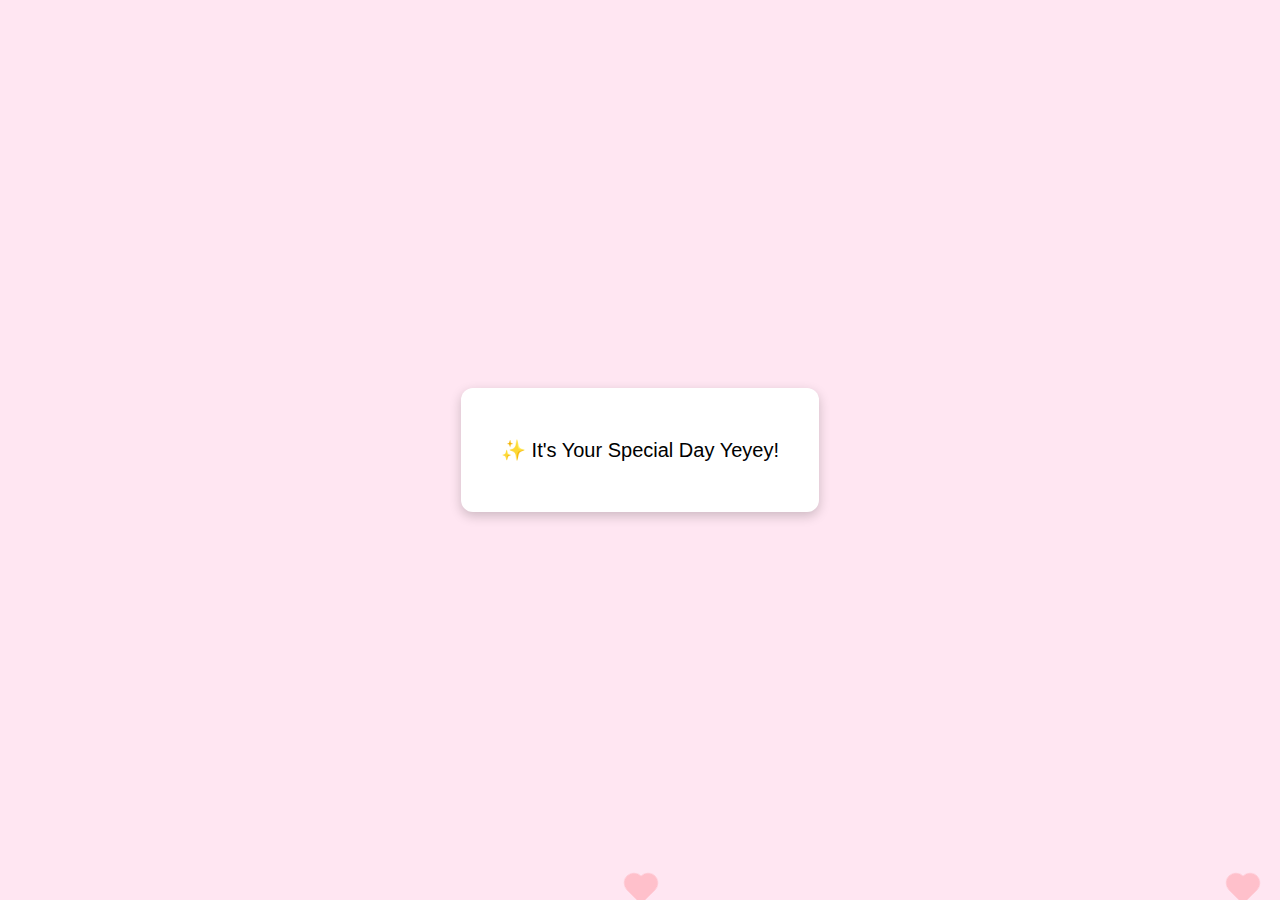
<file: index.html>
<!DOCTYPE html>
<html lang="en">
<head>
  <meta charset="UTF-8">
  <title>Birthday Surprise</title>
  <link rel="stylesheet" href="style.css">
</head>
<body>
  <div id="messageCard">
    <p id="messageText">✨ It's Your Special Day Yeyey!</p>
  </div>

  <script src="script.js"></script>
</body>
</html>
</file>
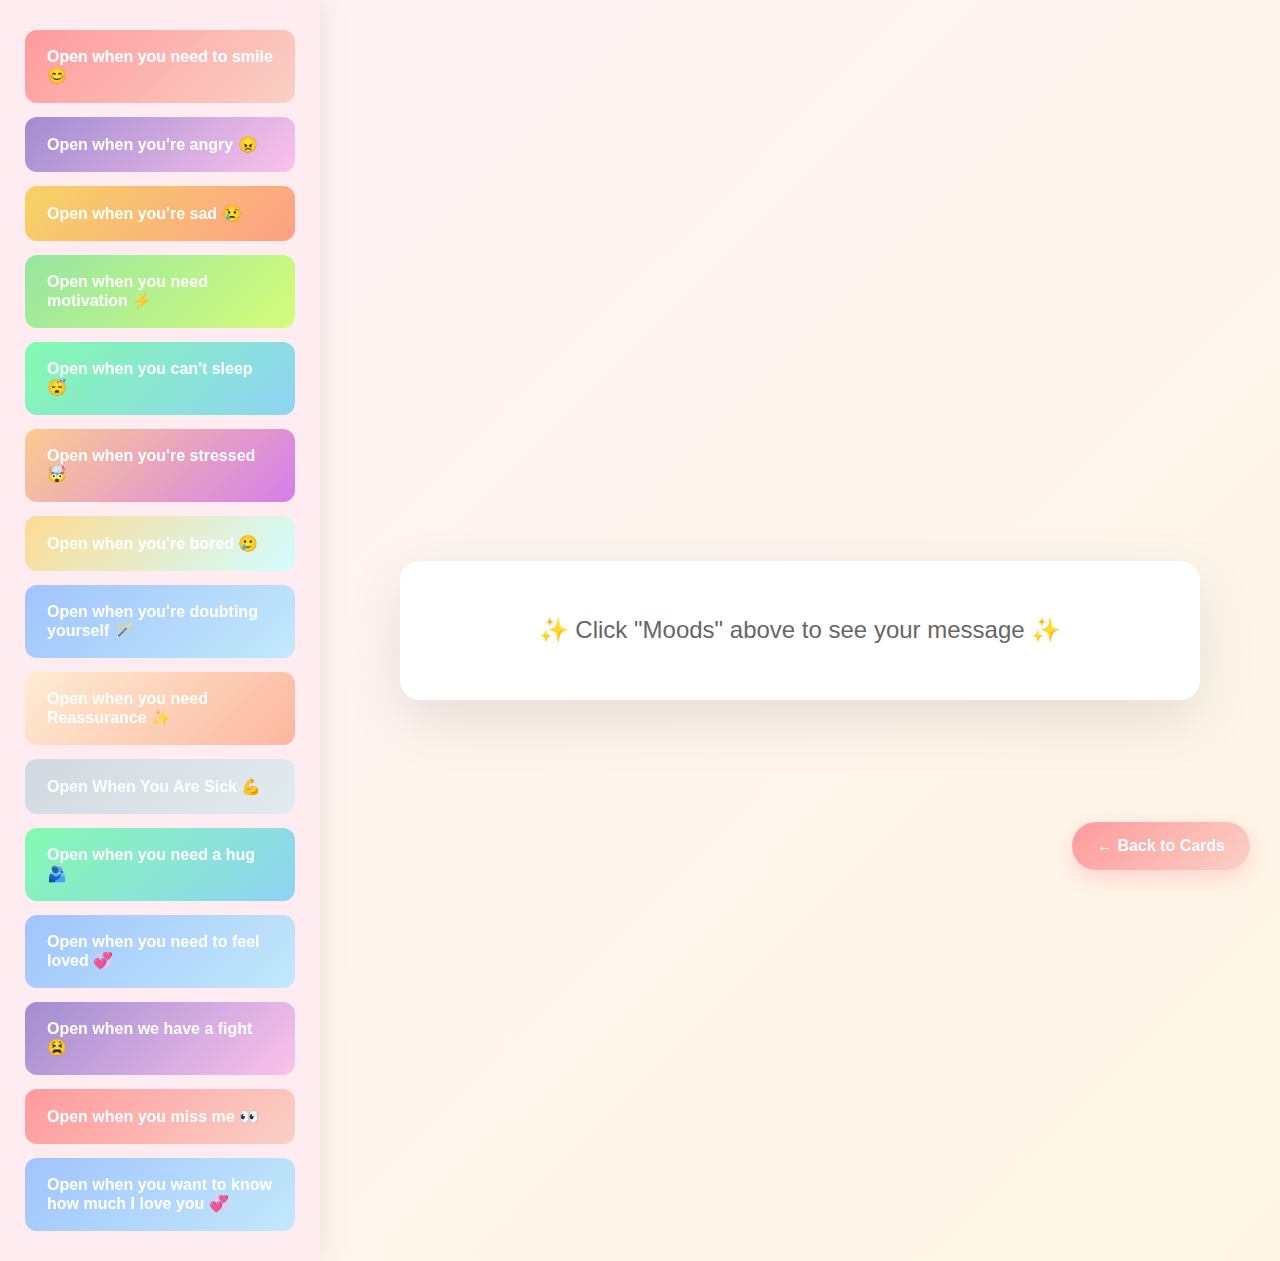
<file: moods.html>
<!DOCTYPE html>
<html lang="en">
<head>
  <meta charset="UTF-8">
  <title>For All Your Moods 🌙</title>
  <meta name="viewport" content="width=device-width, initial-scale=1.0">
  <style>
    * {
      margin: 0;
      padding: 0;
      box-sizing: border-box;
    }

    body {
      font-family: 'Poppins', -apple-system, BlinkMacSystemFont, sans-serif;
      background: linear-gradient(135deg, #fff3f7 0%, #fff7e6 100%);
      color: #333;
      line-height: 1.6;
    }

    /* Desktop Layout */
    .container {
      display: flex;
      min-height: 100vh;
    }

    /* Sidebar - Desktop */
    .sidebar {
      width: 300px;
      background: rgba(255, 235, 240, 0.9);
      backdrop-filter: blur(10px);
      padding: 25px 20px;
      box-shadow: 0 0 30px rgba(0,0,0,0.1);
      overflow-y: auto;
    }

    .mood-buttons {
      display: flex;
      flex-direction: column;
      gap: 14px;
    }

    .mood-btn {
      padding: 16px 20px;
      border: none;
      border-radius: 12px;
      font-size: 15px;
      font-weight: 600;
      color: white;
      cursor: pointer;
      transition: all 0.3s ease;
      text-align: left;
      position: relative;
      overflow: hidden;
    }

    .mood-btn:hover {
      transform: translateY(-3px);
      box-shadow: 0 8px 25px rgba(0,0,0,0.2);
    }

    .mood-btn:active {
      transform: translateY(-1px);
    }

    /* Button Gradients */
    .mood-btn:nth-child(1) { background: linear-gradient(135deg, #ff9a9e, #fad0c4); }
    .mood-btn:nth-child(2) { background: linear-gradient(135deg, #a18cd1, #fbc2eb); }
    .mood-btn:nth-child(3) { background: linear-gradient(135deg, #f6d365, #fda085); }
    .mood-btn:nth-child(4) { background: linear-gradient(135deg, #96e6a1, #d4fc79); }
    .mood-btn:nth-child(5) { background: linear-gradient(135deg, #84fab0, #8fd3f4); }
    .mood-btn:nth-child(6) { background: linear-gradient(135deg, #fccb90, #d57eeb); }
    .mood-btn:nth-child(7) { background: linear-gradient(135deg, #fddb92, #d1fdff); }
    .mood-btn:nth-child(8) { background: linear-gradient(135deg, #a1c4fd, #c2e9fb); }
    .mood-btn:nth-child(9) { background: linear-gradient(135deg, #ffecd2, #fcb69f); }
    .mood-btn:nth-child(10) { background: linear-gradient(135deg, #cfd9df, #e2ebf0); }
    .mood-btn:nth-child(11) { background: linear-gradient(135deg, #84fab0, #8fd3f4); }
    .mood-btn:nth-child(12) { background: linear-gradient(135deg, #a1c4fd, #c2e9fb); }
    .mood-btn:nth-child(13) { background: linear-gradient(135deg, #a18cd1, #fbc2eb); }
    .mood-btn:nth-child(14) { background: linear-gradient(135deg, #ff9a9e, #fad0c4); }
    .mood-btn:nth-child(15) { background: linear-gradient(135deg, #a1c4fd, #c2e9fb); }

    /* Main Content */
    .main-content {
      flex: 1;
      display: flex;
      justify-content: center;
      align-items: center;
      padding: 40px;
    }

    .message-container {
      max-width: 700px;
      width: 100%;
      background: white;
      border-radius: 20px;
      padding: 40px;
      box-shadow: 0 20px 60px rgba(0,0,0,0.1);
      animation: fadeIn 0.5s ease;
      text-align: center;
    }

    .message-container.has-content {
      text-align: left;
    }

    .message-text {
      font-size: 18px;
      line-height: 1.7;
      color: #444;
      white-space: pre-wrap;
      margin-bottom: 20px;
    }

    .message-image {
      width: 100%;
      max-width: 400px;
      height: auto;
      border-radius: 15px;
      box-shadow: 0 10px 30px rgba(0,0,0,0.15);
      margin: 0 auto;
      display: block;
    }

    .welcome-message {
      font-size: 24px;
      color: #666;
      font-weight: 300;
    }

    .back-btn {
      position: fixed;
      bottom: 30px;
      right: 30px;
      padding: 15px 25px;
      background: linear-gradient(135deg, #ff9a9e, #fad0c4);
      color: white;
      border: none;
      border-radius: 50px;
      font-size: 16px;
      font-weight: 600;
      cursor: pointer;
      box-shadow: 0 8px 25px rgba(255, 154, 158, 0.4);
      transition: all 0.3s ease;
      z-index: 1000;
    }

    .back-btn:hover {
      transform: translateY(-3px);
      box-shadow: 0 12px 35px rgba(255, 154, 158, 0.5);
    }

    /* Mobile Menu Elements - Hidden by default */
    .mobile-header {
      display: none;
    }

    .mobile-menu-overlay {
      display: none;
    }

    .mobile-menu {
      display: none;
    }

    @keyframes fadeIn {
      from { opacity: 0; transform: translateY(30px); }
      to { opacity: 1; transform: translateY(0); }
    }

    @keyframes slideInFromLeft {
      from { transform: translateX(-100%); }
      to { transform: translateX(0); }
    }

    @keyframes fadeInOverlay {
      from { opacity: 0; }
      to { opacity: 1; }
    }

    /* Mobile Styles */
    @media (max-width: 768px) {
      .container {
        flex-direction: column;
      }

      .sidebar {
        display: none;
      }

      /* Mobile Header */
      .mobile-header {
        display: flex;
        justify-content: space-between;
        align-items: center;
        padding: 15px 20px;
        background: rgba(255, 235, 240, 0.95);
        backdrop-filter: blur(10px);
        position: sticky;
        top: 0;
        z-index: 100;
        box-shadow: 0 2px 10px rgba(0,0,0,0.1);
      }

      .moods-btn {
        padding: 12px 24px;
        background: linear-gradient(135deg, #ff9a9e, #fad0c4);
        color: white;
        border: none;
        border-radius: 25px;
        font-size: 16px;
        font-weight: 600;
        cursor: pointer;
        box-shadow: 0 4px 15px rgba(255, 154, 158, 0.3);
        transition: all 0.3s ease;
        display: flex;
        align-items: center;
        gap: 8px;
      }

      .moods-btn:hover {
        transform: translateY(-2px);
        box-shadow: 0 6px 20px rgba(255, 154, 158, 0.4);
      }

      .hamburger {
        display: flex;
        flex-direction: column;
        gap: 4px;
        cursor: pointer;
        padding: 8px;
      }

      .hamburger span {
        width: 25px;
        height: 3px;
        background: #ff9a9e;
        border-radius: 2px;
        transition: all 0.3s ease;
      }

      .hamburger.active span:nth-child(1) {
        transform: rotate(45deg) translate(6px, 6px);
      }

      .hamburger.active span:nth-child(2) {
        opacity: 0;
      }

      .hamburger.active span:nth-child(3) {
        transform: rotate(-45deg) translate(6px, -6px);
      }

      /* Mobile Menu Overlay */
      .mobile-menu-overlay {
        position: fixed;
        top: 0;
        left: 0;
        width: 100%;
        height: 100%;
        background: rgba(0, 0, 0, 0.5);
        z-index: 200;
        animation: fadeInOverlay 0.3s ease;
      }

      .mobile-menu-overlay.show {
        display: block;
      }

      /* Mobile Menu */
      .mobile-menu {
        position: fixed;
        top: 0;
        left: 0;
        width: 85%;
        max-width: 350px;
        height: 100%;
        background: white;
        z-index: 300;
        padding: 80px 20px 120px;
        overflow-y: auto;
        animation: slideInFromLeft 0.3s ease;
      }

      .mobile-menu.show {
        display: block;
      }

      .mobile-menu-header {
        text-align: center;
        margin-bottom: 30px;
      }

      .mobile-menu-title {
        font-size: 24px;
        font-weight: 700;
        background: linear-gradient(135deg, #ff9a9e, #fad0c4);
        -webkit-background-clip: text;
        -webkit-text-fill-color: transparent;
        background-clip: text;
      }

      .mobile-mood-buttons {
        display: flex;
        flex-direction: column;
        gap: 12px;
      }

      .mobile-mood-btn {
        padding: 16px 20px;
        border: none;
        border-radius: 12px;
        font-size: 15px;
        font-weight: 600;
        color: white;
        cursor: pointer;
        transition: all 0.3s ease;
        text-align: left;
        width: 100%;
      }

      .mobile-mood-btn:hover {
        transform: translateY(-2px);
        box-shadow: 0 6px 20px rgba(0,0,0,0.15);
      }

      /* Mobile Button Gradients */
      .mobile-mood-btn:nth-child(1) { background: linear-gradient(135deg, #ff9a9e, #fad0c4); }
      .mobile-mood-btn:nth-child(2) { background: linear-gradient(135deg, #a18cd1, #fbc2eb); }
      .mobile-mood-btn:nth-child(3) { background: linear-gradient(135deg, #f6d365, #fda085); }
      .mobile-mood-btn:nth-child(4) { background: linear-gradient(135deg, #96e6a1, #d4fc79); }
      .mobile-mood-btn:nth-child(5) { background: linear-gradient(135deg, #84fab0, #8fd3f4); }
      .mobile-mood-btn:nth-child(6) { background: linear-gradient(135deg, #fccb90, #d57eeb); }
      .mobile-mood-btn:nth-child(7) { background: linear-gradient(135deg, #fddb92, #d1fdff); }
      .mobile-mood-btn:nth-child(8) { background: linear-gradient(135deg, #a1c4fd, #c2e9fb); }
      .mobile-mood-btn:nth-child(9) { background: linear-gradient(135deg, #ffecd2, #fcb69f); }
      .mobile-mood-btn:nth-child(10) { background: linear-gradient(135deg, #cfd9df, #e2ebf0); }
      .mobile-mood-btn:nth-child(11) { background: linear-gradient(135deg, #84fab0, #8fd3f4); }
      .mobile-mood-btn:nth-child(12) { background: linear-gradient(135deg, #a1c4fd, #c2e9fb); }
      .mobile-mood-btn:nth-child(13) { background: linear-gradient(135deg, #a18cd1, #fbc2eb); }
      .mobile-mood-btn:nth-child(14) { background: linear-gradient(135deg, #ff9a9e, #fad0c4); }
      .mobile-mood-btn:nth-child(15) { background: linear-gradient(135deg, #a1c4fd, #c2e9fb); }

      .main-content {
        padding: 20px;
        min-height: calc(100vh - 80px);
      }

      .message-container {
        padding: 25px 20px;
        border-radius: 15px;
        margin-bottom: 100px;
      }

      .message-text {
        font-size: 16px;
        line-height: 1.6;
      }

      .message-image {
        max-width: 100%;
        max-height: 300px;
      }

      .welcome-message {
        font-size: 20px;
      }

      .back-btn {
        bottom: 20px;
        right: 20px;
        left: 20px;
        border-radius: 15px;
        text-align: center;
        z-index: 50;
      }
    }

    /* Small Mobile */
    @media (max-width: 480px) {
      .mobile-header {
        padding: 12px 15px;
      }

      .moods-btn {
        padding: 10px 20px;
        font-size: 15px;
      }

      .mobile-menu {
        width: 90%;
        padding: 70px 15px 130px;
      }

      .mobile-menu-title {
        font-size: 22px;
      }

      .mobile-mood-btn {
        padding: 14px 16px;
        font-size: 14px;
      }

      .main-content {
        padding: 15px;
      }

      .message-container {
        padding: 20px 15px;
      }

      .message-text {
        font-size: 15px;
      }

      .welcome-message {
        font-size: 18px;
      }
    }

    /* Large Desktop */
    @media (min-width: 1200px) {
      .sidebar {
        width: 320px;
        padding: 30px 25px;
      }

      .mood-btn {
        padding: 18px 22px;
        font-size: 16px;
      }

      .main-content {
        padding: 50px;
      }

      .message-container {
        max-width: 800px;
        padding: 50px;
      }

      .message-text {
        font-size: 19px;
        line-height: 1.8;
      }
    }

    /* Focus and Accessibility */
    .mood-btn:focus,
    .mobile-mood-btn:focus,
    .moods-btn:focus,
    .back-btn:focus {
      outline: 3px solid #4A90E2;
      outline-offset: 3px;
    }

    @media (prefers-reduced-motion: reduce) {
      * {
        animation-duration: 0.01ms !important;
        animation-iteration-count: 1 !important;
        transition-duration: 0.01ms !important;
      }
    }

    /* Custom scrollbar */
    .sidebar::-webkit-scrollbar,
    .mobile-menu::-webkit-scrollbar {
      width: 6px;
    }

    .sidebar::-webkit-scrollbar-track,
    .mobile-menu::-webkit-scrollbar-track {
      background: rgba(255,255,255,0.1);
      border-radius: 10px;
    }

    .sidebar::-webkit-scrollbar-thumb,
    .mobile-menu::-webkit-scrollbar-thumb {
      background: rgba(255,154,158,0.3);
      border-radius: 10px;
    }

    .sidebar::-webkit-scrollbar-thumb:hover,
    .mobile-menu::-webkit-scrollbar-thumb:hover {
      background: rgba(255,154,158,0.5);
    }
  </style>
</head>
<body>
  <!-- Mobile Header -->
  <div class="mobile-header">
    <button class="moods-btn" onclick="openMobileMenu()">
      ✨ Moods
    </button>
    <div class="hamburger" onclick="openMobileMenu()">
      <span></span>
      <span></span>
      <span></span>
    </div>
  </div>

  <!-- Mobile Menu Overlay -->
  <div class="mobile-menu-overlay" id="mobileOverlay" onclick="closeMobileMenu()"></div>

  <!-- Mobile Menu -->
  <div class="mobile-menu" id="mobileMenu">
    <div class="mobile-menu-header">
      <h2 class="mobile-menu-title">Choose Your Mood 🌙</h2>
    </div>
    <div class="mobile-mood-buttons">
      <button class="mobile-mood-btn" onclick="showMessage('smile'); closeMobileMenu();">Open when you need to smile 😊</button>
      <button class="mobile-mood-btn" onclick="showMessage('angry'); closeMobileMenu();">Open when you're angry 😠</button>
      <button class="mobile-mood-btn" onclick="showMessage('sad'); closeMobileMenu();">Open when you're sad 😢</button>
      <button class="mobile-mood-btn" onclick="showMessage('tired'); closeMobileMenu();">Open when you need motivation ⚡</button>
      <button class="mobile-mood-btn" onclick="showMessage('courage'); closeMobileMenu();">Open when you can't sleep 😴</button>
      <button class="mobile-mood-btn" onclick="showMessage('lonely'); closeMobileMenu();">Open when you're stressed 🤯</button>
      <button class="mobile-mood-btn" onclick="showMessage('excited'); closeMobileMenu();">Open when you're bored 🥲</button>
      <button class="mobile-mood-btn" onclick="showMessage('stressed'); closeMobileMenu();">Open when you're doubting yourself 🪄</button>
      <button class="mobile-mood-btn" onclick="showMessage('reassurane'); closeMobileMenu();">Open when you need Reassurance ✨</button>
      <button class="mobile-mood-btn" onclick="showMessage('sick'); closeMobileMenu();">Open When You Are Sick 💪</button>
      <button class="mobile-mood-btn" onclick="showMessage('hug'); closeMobileMenu();">Open when you need a hug 🫂</button>
      <button class="mobile-mood-btn" onclick="showMessage('loved'); closeMobileMenu();">Open when you need to feel loved 💞</button>
      <button class="mobile-mood-btn" onclick="showMessage('fight'); closeMobileMenu();">Open when we have a fight 😫</button>
      <button class="mobile-mood-btn" onclick="showMessage('miss'); closeMobileMenu();">Open when you miss me 👀</button>
      <button class="mobile-mood-btn" onclick="showMessage('dream'); closeMobileMenu();">Open when you want to know how much I love you 💞</button>
    </div>
  </div>

  <div class="container">
    <!-- Desktop Sidebar -->
    <div class="sidebar">
      <div class="mood-buttons">
        <button class="mood-btn" onclick="showMessage('smile')">Open when you need to smile 😊</button>
        <button class="mood-btn" onclick="showMessage('angry')">Open when you're angry 😠</button>
        <button class="mood-btn" onclick="showMessage('sad')">Open when you're sad 😢</button>
        <button class="mood-btn" onclick="showMessage('tired')">Open when you need motivation ⚡</button>
        <button class="mood-btn" onclick="showMessage('courage')">Open when you can't sleep 😴</button>
        <button class="mood-btn" onclick="showMessage('lonely')">Open when you're stressed 🤯</button>
        <button class="mood-btn" onclick="showMessage('excited')">Open when you're bored 🥲</button>
        <button class="mood-btn" onclick="showMessage('stressed')">Open when you're doubting yourself 🪄</button>
        <button class="mood-btn" onclick="showMessage('reassurane')">Open when you need Reassurance ✨</button>
        <button class="mood-btn" onclick="showMessage('sick')">Open When You Are Sick 💪</button>
        <button class="mood-btn" onclick="showMessage('hug')">Open when you need a hug 🫂</button>
        <button class="mood-btn" onclick="showMessage('loved')">Open when you need to feel loved 💞</button>
        <button class="mood-btn" onclick="showMessage('fight')">Open when we have a fight 😫</button>
        <button class="mood-btn" onclick="showMessage('miss')">Open when you miss me 👀</button>
        <button class="mood-btn" onclick="showMessage('dream')">Open when you want to know how much I love you 💞</button>
      </div>
    </div>

    <div class="main-content">
      <div id="messageContainer" class="message-container">
        <div class="welcome-message">
          ✨ Click "Moods" above to see your message ✨
        </div>
      </div>
    </div>
  </div>

  <button id="backBtn" class="back-btn">← Back to Cards</button>

  <script>
    const messages = {
      smile: {
        text: `If you're reading this, maybe the world has forgotten to be gentle today.
So let me be that gentleness for you — even for a moment.

If your heart feels a little dull today… here's a tiny reminder: you are someone's favorite human.
(That someone is me, obviously.)
But just in case you forgot why your smile is one of my favorite things in the whole world… let me remind you: 
- Your smile can turn my worst day around.
•Because you're amazing.
•Because you've made so many people happy — especially me.

Now go look in the mirror and give yourself the softest, tiniest smile — and if that feels hard, just imagine me saying: Buggu aaj aap bahut Cute lg rhe h ek kissi de de aapko.
And don't forget to send me your snap when you smile😚`,
        image: "photos/smile.jpg"
      },
      angry: {
        text: `"Open when you're angry 😠


Who made my favorite human mad, hmm? Do I need to roll up my sleeves and go full filmy revenge mode? 
Because you know I will.

Something or someone has clearly tested your patience — and maybe you’re clenching your jaw, overthinking, or just done with everything.

 I hope you never forget — even in your angriest storms — you are still loved. So much. So fully. So deeply.

Even when your words are sharp.
Even when you go quiet.
Even when your heart is too full to speak.

This letter isn’t here to fix things — just to sit beside your fire, silently saying:
I see you. I hear you. I’m with you.
And when you're ready to talk — even if you just want to yell while I listen — text me. Call me. Don’t look at the time. I’m always here🤗"`,
        image: "photos/angry.jpg"
      },
      sad: {
        text: `"Open when you feel sad 🙂

I don't like knowing that you're sad.
Not because I expect you to always be happy — but because I care so much that your pain feels like mine too.

I wish I could reach through this note and just pull you into a big, warm hug right now.
Because sadness is heavy, and you shouldn't have to carry it all by yourself.

Some days your heart just hurts —
Without warning. Without reason.
And you wonder if you're too much, or not enough, or maybe just lost in between.

And I want you to remember this:
You are not alone. Not now. Not ever.
You're loved. You're needed. You're held — even from a distance.

Take your time.
I'm not going anywhere.No matter what time it is — late, early, or in between — just call or text me. I'll pick up. Always"`,
        image: "photos/feelsad.jpg"
      },
      tired: {
        text: `"Open when you need motivation ⚡

If you're opening this, it means life feels a little heavy right now. Maybe you're tired. Maybe you're doubting yourself. Maybe the world feels like it's moving too fast and you're standing still.

So pause. Breathe. And let me remind you of something important:

You are capable. You are strong. And you are made for more than just surviving — you are made to shine.

You're not behind. You're not broken.
You're blooming in your own time.

And I'll be here — every step, every season —
reminding you: you are so much more than you know.

Not every day has to be productive. Not every goal has to be hit today.
Just existing, just trying, is already an act of quiet courage.

Take one deep breath. Then take one more step.
That's all you need right now.
So don't give up, okay?

Even when it's slow, you're still moving forward. Even when you feel lost, you're still on your way.

I'm here, always cheering for you — louder than the world, and prouder than you know."`,
        image: "photos/motiv.jpg"
      },
      courage: {
        text: `"Open when you can't sleep 😴

Still tossing and turning? What's keeping your sweet little overthinking head awake tonight?

Is it that one thing you said awkwardly three years ago? Or imaginary arguments? Or just your brain being dramatic for no reason?

 I wish I could be there beside you — whispering nonsense, playing with your hair, or just lying in silence until your thoughts get quiet enough to let you rest.

So the night feels a little too long tonight, doesn't it?
Too many thoughts. Too much silence. Too many "what ifs" running in circles.


And if sleep doesn't come, that's okay too.
You're still doing fine.
You're still loved — more than you know.

I'm right here. Always.

Now close your eyes, and if you can't sleep… just rest. That's enough.

✅ You're not alone.
✅ You're not a mess.
✅ You don't need to have it all figured out.
✅ You can always call me — even now. I'm probably awake, thinking about you."`,
        image: "photos/can't sleep.jpg"
      },
      lonely: {
        text: `"Open when you're stressed 🤯

If you're opening this, it means the weight of the world is sitting a little too heavy on your shoulders today. 

You don't have to do everything all at once.
You don't have to have it all figured out today.
You don't have to be perfect to be worthy of love, rest, or peace.

It's okay to let go of things that aren't in your control.

I know you've been trying so hard, doing your best, pushing through even when you're exhausted. But — you deserve a break, too. You deserve softness. You deserve to be cared for, not just by others, but by yourself.

And when it feels like too much, just call me. Don't think twice.

You are doing better than you think.
I'm proud of you — even now. Especially now🫂"`,
        image: "photos/stressd .jpg"
      },
      excited: {
        text: `"Open when you're bored 🥲

Just call me — I'll always pick up. No matter when, no matter what."`,
        image: "photos/Bored.jpg"
      },
      stressed: {
        text: `"Open when you're doubting yourself 🪄

I don't know what made you question yourself today — but I do know this: you are more capable, more worthy, and more beautiful than whatever made you forget.

Let me say this clearly, from the deepest part of my heart:

-You are enough.
-You are brave.
-You are my super man.

I wish you could see yourself the way I see you .
Borrow my words, my eyes, my love — until yours return.

You are doing better than you think.
And no matter how many times you fall into doubt,
I will be here — always reminding you of your light.

You are fire.
You are capable.
You are so much more powerful than you think."`,
        image: "photos/doubtyourself.jpg"
      },
      reassurane: {
        text: `"Open when you need Reassurance ✨

I just want to remind you of a few things today…
I love you. 💖
You are doing so good, even when you don't see it yourself.
You help everyone around you with your kind heart, and that makes you so, so special.
You are God's favourite child—don't ever doubt that. ✨
And above all, you are enough, exactly as you are.

So whenever you feel low or unsure, come back to these words and know that I'll always be here, believing in you and loving you endlessly.

And I want you to know that you are enough for me—always, in every way. Nothing could ever change how much I love you."`,
        image: "photos/reassurance.jpg"
      },
      sick: {
        text: `"Open When You Are Sick 💪

I know you're not feeling well right now, and it breaks my heart to see you sick. Please don't go outside, don't do anything—just rest properly. Your health matters more than anything to me. 💕

Take your medicine on time, eat light, drink enough water, and please take care of yourself. And if you ever feel like talking, call me anytime. No matter how angry I ever get, my anger will never be more important than your health. So please, don't stop yourself from calling me. Never think you'll disturb me. I know you feel like talking to me won't change much—but for me, being there for you means everything. I'm always available for you, in every moment. 💖

I love you more than anything in this world, and I just want to see you healthy, safe, and smiling again. 🌸"`,
        image: "photos/sick.jpg"
      },
      hug: {
        text: `"Open when you need a hug 🫂
If you're reading this, something's weighing on your heart — and I just want to say: I'm right here. Maybe not physically, but soul-to-soul, always.

You're not alone."
"You're stronger than this moment."

Life can be a mess. People disappoint. Hearts breaks But I won't leave ever .You've got me — in every version of reality
I'm so proud of the person you are, and I love you.So here's your virtual hug: safe, silent, and strong.

Let yourself rest, breathe, and lean into this little moment.
You're not alone, not now, not ever 🫂"`,
        image: "photos/hug.jpg"
      },
      loved: {
        text: `"Open when you need to feel loved 💞
If you're reading this, it means your heart needs a little extra love right now — so here I am, pouring mine into these words, hoping they wrap around you like a soft blanket on a cold night.

You are loved without needing to earn it, without needing to prove anything.
You are not too much. You are not hard to love. You are exactly right for the kind of love that stays — and I promise you, mine will.

So if the world ever makes you doubt your worth…
If people forget to see your magic…
Just come back to this moment, and let these words whisper what I would tell you if I were holding your hand:

-You matter.
-You're seen.
-You're enough.
-You are so incredibly loved🌸"`,
        image: "photos/feellove.jpg"
      },
      fight: {
        text: `"Open when we have a fight 😫

I'm sorry.
I know I said a bit too much in anger.
I didn't mean any of it.

And if you're thinking, "She's angry, I should give her some time, "please don't think like that.I'm just waiting for you to come and make things okay so we can talk a lot again.

It's actually very easy to make me happy—
just call me and talk to me.💕

I know sometimes you're not sure how to handle my anger,
so I'm telling you clearly.
Now you can't say you don't know what to do! 💕

1. Don't leave me alone when I'm upset.Please don't say, "Rest, we'll talk later."Keep talking until I calm down.

2. Say sorry, and try to make sure the same thing doesn't happen again.

3. Take me out and feed me my favourite food. 🍲

4. Make maggi for me by yourself—it's the cutest way to melt my mood.

5. If I ask you to meet,come and meet me. And sometimes, even without me asking, give me a surprise visit.

6. Call me often and keep me updated about everything from morning till night. And don't ever say, "You don't know this or that person."

7. Write me a long message when I'm angry, so I know I matter to you.

8. You can even come outside my hostel and give me a little surprise💌

9. Talk to me softly and with love— never in a harsh voice.

10. And yes, sometimes even one chocolate is enough to make me forget my anger🍫

Now you have my little list—
follow it well, and I promise I'll melt every time.

Because honestly, *I love you more than anyone else in this world.* 💖"`,
        image: "photos/fight.jpg"
      },
      miss: {
        text: `"Open when you miss me  👀

If you're opening this, it means you miss me — and guess what? I miss you too… probably more than you can imagine.

Right now, I want you to close your eyes for a second and imagine me there with you — smiling, talking nonstop, maybe teasing you a little, but never letting you feel alone. Because even when I'm not around, my love for you never leaves your side.

You're not missing me alone — I'm missing you too."`,
        image: "photos/missyou.jpg"
      },
      dream: {
        text: `"Open when you want to know how much I love you 💞

You are not just "someone I love." You are the love — my favorite person, my safe place, my forever. And even on days when I don't say it out loud a hundred times, know that my heart is always screaming it:
I love you more than words will ever be able to hold🫶🏻"`,
        image: "photos/i love you.jpg"
      }
    };

    function showMessage(mood) {
      const container = document.getElementById('messageContainer');
      const message = messages[mood];
      
      if (message) {
        container.innerHTML = `
          <div class="message-text">${message.text}</div>
          <img src="${message.image}" alt="${mood}" class="message-image">
        `;
        container.classList.add('has-content');
      }
    }

    function openMobileMenu() {
      const overlay = document.getElementById('mobileOverlay');
      const menu = document.getElementById('mobileMenu');
      const hamburger = document.querySelector('.hamburger');
      
      overlay.classList.add('show');
      menu.classList.add('show');
      hamburger.classList.add('active');
      
      // Prevent body scroll when menu is open
      document.body.style.overflow = 'hidden';
    }

    function closeMobileMenu() {
      const overlay = document.getElementById('mobileOverlay');
      const menu = document.getElementById('mobileMenu');
      const hamburger = document.querySelector('.hamburger');
      
      overlay.classList.remove('show');
      menu.classList.remove('show');
      hamburger.classList.remove('active');
      
      // Restore body scroll
      document.body.style.overflow = 'auto';
    }

    document.getElementById('backBtn').addEventListener('click', function() {
      window.location.href = "second.html#cardsPage";
    });

    // Handle hash navigation
    window.addEventListener("load", function() {
      if (window.location.hash === "#cardsPage") {
        document.getElementById("cardsPage")?.setAttribute("aria-hidden", "false");
      }
    });

    // Close mobile menu when clicking outside
    document.addEventListener('click', function(e) {
      const menu = document.getElementById('mobileMenu');
      const overlay = document.getElementById('mobileOverlay');
      const moodsBtn = document.querySelector('.moods-btn');
      const hamburger = document.querySelector('.hamburger');
      
      if (menu.classList.contains('show') && 
          !menu.contains(e.target) && 
          !moodsBtn.contains(e.target) && 
          !hamburger.contains(e.target)) {
        closeMobileMenu();
      }
    });

    // Handle escape key to close menu
    document.addEventListener('keydown', function(e) {
      if (e.key === 'Escape') {
        closeMobileMenu();
      }
    });
  </script>
</body>
</html>
</file>
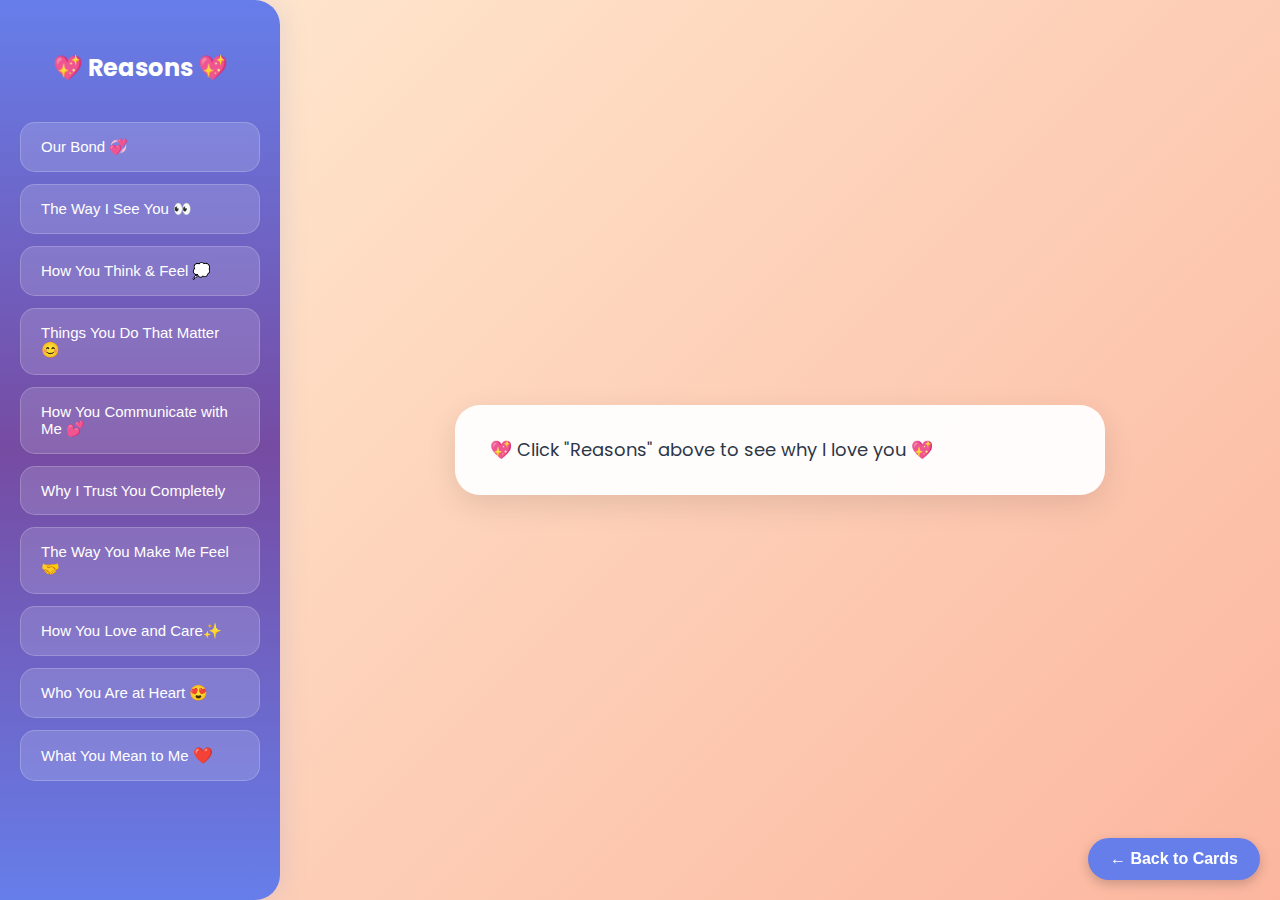
<file: reasons.html>
<!DOCTYPE html>
<html lang="en">
<head>
  <meta charset="utf-8" />
  <title>100 Reasons Why I Love You</title>
  <meta name="viewport" content="width=device-width,initial-scale=1" />
  <link href="https://fonts.googleapis.com/css2?family=Poppins:wght@300;400;500;600;700&display=swap" rel="stylesheet">
  <style>
    * { box-sizing: border-box; }
    :root {
      --primary-gradient: linear-gradient(135deg, #667eea 0%, #764ba2 100%);
      --secondary-gradient: linear-gradient(135deg, #f093fb 0%, #f5576c 100%);
      --bg-gradient: linear-gradient(135deg, #ffecd2 0%, #fcb69f 100%);
      --text-dark: #2d3748;
      --white: #ffffff;
      --shadow: 0 10px 30px rgba(0, 0, 0, 0.1);
    }
    html, body {
      height: 100%; margin: 0; font-family: 'Poppins', sans-serif;
    }
    body {
      background: var(--bg-gradient);
      display: flex; min-height: 100vh; color: var(--text-dark);
    }

    /* Desktop Sidebar */ 
    .sidebar {
      width: 280px;
      background: linear-gradient(180deg, #667eea 0%, #764ba2 50%, #667eea 100%);
      padding: 30px 20px;
      border-radius: 0 25px 25px 0;
      box-shadow: 4px 0 25px rgba(102, 126, 234, 0.15);
      display: flex; flex-direction: column; gap: 12px;
      overflow-y: auto;
    }
    .sidebar h2 {
      font-size: 24px; font-weight: 700; margin-bottom: 25px;
      color: white; text-align: center;
    }
    .sidebar button {
      background: rgba(255,255,255,0.15);
      border: 1px solid rgba(255,255,255,0.2);
      border-radius: 15px; 
      color: white;
      font-size: 15px; font-weight: 500;
      padding: 15px 20px; cursor: pointer;
      transition: all 0.3s ease; text-align: left;
    }
    .sidebar button:hover {
      transform: translateX(8px) scale(1.02);
      background: rgba(255,255,255,0.25);
      box-shadow: 0 8px 25px rgba(255,255,255,0.2);
    }

    /* Mobile Menu Button (hidden on desktop) */
    .mobile-menu-btn {
      display: none;
      position: fixed;
      top: 20px;
      left: 20px;
      background: var(--primary-gradient);
      color: white;
      border: none;
      border-radius: 12px;
      padding: 12px 16px;
      font-size: 16px;
      font-weight: 600;
      cursor: pointer;
      z-index: 1001;
      box-shadow: 0 4px 15px rgba(0,0,0,0.2);
      transition: all 0.3s ease;
    }
    .mobile-menu-btn:hover {
      transform: scale(1.05);
    }

    /* Mobile Overlay Menu */
    .mobile-overlay {
      display: none;
      position: fixed;
      top: 0;
      left: 0;
      width: 100vw;
      height: 100vh;
      background: rgba(0,0,0,0.5);
      backdrop-filter: blur(10px);
      z-index: 1000;
      opacity: 0;
      transition: opacity 0.3s ease;
    }
    .mobile-overlay.active {
      opacity: 1;
    }

    .mobile-menu {
      position: absolute;
      top: 50%;
      left: 50%;
      transform: translate(-50%, -50%) scale(0.9);
      background: linear-gradient(135deg, #667eea 0%, #764ba2 100%);
      border-radius: 20px;
      padding: 30px 25px;
      width: 90%;
      max-width: 400px;
      max-height: 80vh;
      overflow-y: auto;
      transition: transform 0.3s ease;
    }
    .mobile-overlay.active .mobile-menu {
      transform: translate(-50%, -50%) scale(1);
    }

    .mobile-menu h2 {
      color: white;
      text-align: center;
      font-size: 22px;
      margin-bottom: 20px;
      font-weight: 700;
    }

    .mobile-menu button {
      width: 100%;
      background: rgba(255,255,255,0.15);
      border: 1px solid rgba(255,255,255,0.2);
      border-radius: 12px;
      color: white;
      font-size: 16px;
      font-weight: 500;
      padding: 16px 20px;
      margin-bottom: 10px;
      cursor: pointer;
      transition: all 0.3s ease;
      text-align: center;
    }
    .mobile-menu button:hover, .mobile-menu button:active {
      background: rgba(255,255,255,0.25);
      transform: scale(1.02);
    }

    .close-menu {
      position: absolute;
      top: 15px;
      right: 15px;
      background: rgba(255,255,255,0.2);
      border: none;
      color: white;
      border-radius: 50%;
      width: 35px;
      height: 35px;
      cursor: pointer;
      font-size: 18px;
      display: flex;
      align-items: center;
      justify-content: center;
      transition: all 0.3s ease;
    }
    .close-menu:hover {
      background: rgba(255,255,255,0.3);
      transform: scale(1.1);
    }

    /* Content Area */
    .content { 
      flex: 1; 
      display: flex; 
      justify-content: center; 
      align-items: center; 
      padding: 40px; 
    }
    #messageArea {
      background: rgba(255,255,255,0.95);
      border-radius: 25px;
      padding: 30px 35px;
      max-width: 650px; 
      max-height: 500px;
      overflow-y: auto;
      font-size: 18px; 
      line-height: 1.7;
      color: var(--text-dark);
      box-shadow: var(--shadow);
      width: 100%;
    }
    #messageArea::-webkit-scrollbar { width: 6px; }
    #messageArea::-webkit-scrollbar-thumb {
      background: var(--primary-gradient); 
      border-radius: 3px;
    }

    /* List styling */
    #messageArea.bond-list ol {
      margin: 0; padding: 0; list-style: none;
      counter-reset: love-counter;
    }
    #messageArea.bond-list ol li {
      counter-increment: love-counter;
      margin-bottom: 16px;
      padding: 15px 18px;
      border-radius: 15px;
      background: linear-gradient(135deg, rgba(102,126,234,0.08), rgba(240,147,251,0.08));
      display: flex; align-items: center; gap: 15px;
    }
    #messageArea.bond-list ol li::before {
      content: counter(love-counter);
      background: var(--primary-gradient);
      color: white; font-weight: 700;
      font-size: 14px; border-radius: 50%;
      width: 32px; height: 32px;
      display: flex; align-items: center; justify-content: center;
      flex-shrink: 0;
    }

    /* Back Button */
    .back-btn {
      position: fixed;
      bottom: 20px;
      right: 20px;
      background: #667eea;
      color: white;
      border: none;
      padding: 12px 22px;
      font-size: 16px;
      font-weight: 600;
      border-radius: 30px;
      cursor: pointer;
      box-shadow: 0 4px 12px rgba(0,0,0,0.2);
      transition: all 0.3s ease;
      z-index: 999;
    }
    .back-btn:hover {
      background: #5a6fd8;
      transform: scale(1.08);
    }

    /* ========== RESPONSIVE DESIGN ========== */
    
    /* Tablet adjustments */
    @media (max-width: 1024px) {
      .sidebar {
        width: 250px;
        padding: 25px 18px;
      }
      .sidebar h2 { font-size: 22px; }
      .sidebar button { font-size: 14px; padding: 14px 18px; }
      .content { padding: 30px; }
    }

    /* Mobile breakpoint */
    @media (max-width: 768px) {
      /* Hide desktop sidebar */
      .sidebar {
        display: none;
      }
      
      /* Show mobile menu button */
      .mobile-menu-btn {
        display: block;
      }
      
      /* Show mobile overlay */
      /* .mobile-overlay {
        display: block;
      } */
      
      /* Adjust content for mobile */
      .content {
        padding: 80px 20px 20px 20px; /* top padding for menu button */
        width: 100%;
      }
      
      #messageArea {
        max-height: 70vh;
        font-size: 16px;
        padding: 25px;
        border-radius: 20px;
      }
      
      .back-btn {
        bottom: 15px;
        right: 15px;
        padding: 10px 18px;
        font-size: 14px;
      }
    }

    /* Small mobile adjustments */
    @media (max-width: 480px) {
      .content {
        padding: 80px 15px 15px 15px;
      }
      
      #messageArea {
        font-size: 15px;
        padding: 20px;
        max-height: 70vh;
      }
      
      #messageArea.bond-list ol li {
        padding: 12px 15px;
        gap: 12px;
        font-size: 14px;
      }
      
      #messageArea.bond-list ol li::before {
        width: 28px;
        height: 28px;
        font-size: 12px;
      }
      
      .mobile-menu {
        width: 95%;
        padding: 25px 20px;
      }
      
      .mobile-menu h2 {
        font-size: 20px;
      }
      
      .mobile-menu button {
        font-size: 15px;
        padding: 14px 18px;
      }
      
      .back-btn {
        bottom: 10px;
        right: 10px;
        padding: 8px 16px;
        font-size: 13px;
      }
    }

    /* Very small phones */
    @media (max-width: 360px) {
      .content {
        padding: 75px 10px 10px 10px;
      }
      
      #messageArea {
        font-size: 14px;
        padding: 18px;
      }
      
      .mobile-menu {
        padding: 20px 15px;
      }
      
      .mobile-menu button {
        font-size: 14px;
        padding: 12px 16px;
      }
    }
    /* Mobile breakpoint */
@media (max-width: 768px) {
  #messageArea {
    height: 70vh;           /* take 70% of viewport height */
    overflow-y: auto;       /* force scroll if content overflows */
    max-height: none;       /* remove cap that stops scrolling */
  }
}

/* Small mobile adjustments */
@media (max-width: 480px) {
  #messageArea {
    height: 75vh;           /* a bit taller on small phones */
    overflow-y: auto;
    max-height: none;
  }
}
/* Mobile Overlay Menu */
.mobile-overlay {
  display: none;              /* default hidden */
  position: fixed;
  top: 0;
  left: 0;
  width: 100vw;
  height: 100vh;
  background: rgba(0,0,0,0.5);
  backdrop-filter: blur(10px);
  z-index: 1000;
  opacity: 0;
  transition: opacity 0.3s ease;

  pointer-events: none;       /* don't block touches */
}
.mobile-overlay.active {
  display: block;             /* only show when active */
  opacity: 1;
  pointer-events: auto;       /* now it can be clicked */
}

  </style>
</head>
<body>
  <!-- Desktop Sidebar -->
  <div class="sidebar">
    <h2>💖 Reasons 💖</h2>
    <button onclick="showMessage('bond')">Our Bond 💞</button>
    <button onclick="showMessage('see')">The Way I See You 👀</button>
    <button onclick="showMessage('think')">How You Think & Feel 💭</button>
    <button onclick="showMessage('smile')">Things You Do That Matter 😊</button>
    <button onclick="showMessage('kindness')">How You Communicate with Me 💕</button>
    <button onclick="showMessage('strength')">Why I Trust You Completely</button>
    <button onclick="showMessage('support')">The Way You Make Me Feel 🤝</button>
    <button onclick="showMessage('dreams')">How You Love and Care✨</button>
    <button onclick="showMessage('laugh')">Who You Are at Heart 😍</button>
    <button onclick="showMessage('everything')">
      What You Mean to Me <span style="font-size:16px; font-weight:600; color:white;">❤️</span>
    </button>
  </div>

  <!-- Mobile Menu Button -->
  <button class="mobile-menu-btn" onclick="openMobileMenu()">
    📝 Reasons
  </button>

  <!-- Mobile Overlay Menu -->
  <div class="mobile-overlay" id="mobileOverlay" onclick="closeMobileMenu(event)">
    <div class="mobile-menu">
      <button class="close-menu" onclick="closeMobileMenu()">×</button>
      <h2>💖 Choose a Reason 💖</h2>
      <button onclick="showMessageAndClose('bond')">Our Bond 💞</button>
      <button onclick="showMessageAndClose('see')">The Way I See You 👀</button>
      <button onclick="showMessageAndClose('think')">How You Think & Feel 💭</button>
      <button onclick="showMessageAndClose('smile')">Things You Do That Matter 😊</button>
      <button onclick="showMessageAndClose('kindness')">How You Communicate with Me 💕</button>
      <button onclick="showMessageAndClose('strength')">Why I Trust You Completely</button>
      <button onclick="showMessageAndClose('support')">The Way You Make Me Feel 🤝</button>
      <button onclick="showMessageAndClose('dreams')">How You Love and Care✨</button>
      <button onclick="showMessageAndClose('laugh')">Who You Are at Heart 😍</button>
      <button onclick="showMessageAndClose('everything')">What You Mean to Me ❤️</button>
    </div>
  </div>

  <!-- Back Button -->
  <button class="back-btn" onclick="goBack()">← Back to Cards</button>
  
  <!-- Content Area -->
  <div class="content">
    <div id="messageArea">💖 Click "Reasons" above to see why I love you 💖</div>
  </div>

  <script>
    const messages = {
      bond: [
        "You're my best friend 💝",
        "You're my home 🏡",
        " You're the one who always tries to understand, even when I don't make sense  🥴",
        "You're the person I can always count on 🫂",
        "With you, I never have to pretend 🤥",
        "You always Find the Right Word to calm Me 💫",
        "You stood by me when others didn't 🫠",                
        "You make even boring things fun 🤩",
        "You treat my family like your own💖",
        "You never ask me to be perfect 🌸"
      ],
      see: [
        "You're very Handsome 🎀",
        "Your voice calms my Overthinking 🧘🏻‍♀",
        "Sitting behind you on your bike feels like the safest place 🏍",
        "Your beard 🧿",
        "You make me smile 😊",
        "You make me feel beautiful 🫣",
        "Your voice 🗣",
        " Whenever  I send you pictures  of Princesses,You always choose me 💖",
        "You love animals and kids 🐼🐷",
        "You look  so peaceful when you're  just being yourself 😌"
      ],
      think: [
        "You bring clarity to my confusion 😵‍💫",
        "You understand emotions deeply🫰🏻",
        "You believe in me when I don't believe in myself😇",
        "You get excited about small things — like a good cup of tea☕",
        "You know how to cheer me up🎉",
        "Because you're patient with my moods✨",
        "You have a heart full of galaxies🫀🌌",
        "You have an energy that brings people together👯",
        "You always find solutions 🔑",
        "You capture the beauty of life without even trying📸 "
      ],
      smile: [
        "You save things I send you, just because I sent them🫣",
        "You share your dreams with me💭",
        "You capture the best snap🦢",
        "You once sent me a reel that said I'm more important to you than your bike — and that meant more to me than you'll ever know🥹",
        "You made the best Maggi🍜🤤",
        "You love the name 'Chintu' that I gave to your bike👉👈",
        " You take  random selfies with me just to make memories🥲🤌",
        "You record people🤳",
        "You help without being asked🙌",
        "You protect even when no one's watching🛡"
      ],
      kindness: [
        "You listen to me👂",
        " You remember the things I said once, long ago, like they mattered🥹",
        "Because I can be 100% myself with you💞",
        " You always know the right thing to say when I feel lost🥴",
        "You challenge me to grow, kindly🛐",
        " You understand me like no one else🫂",
        "You help me to choose clothes💅",
        "You fix things without making me feel incapable",
        "You turn every ordinary place into a memory👌",
        "You turn even mistakes into stories worth remembering💞"
      ],
      strength: [
        "You trust me 🤞",
        "You never let me face my problems alone🤝",
        " You always support me, no matter what🥹",
        "You understand emotions🫰🏻",
        "You never judge my chaos 🫠",
        " I trust you with my heart🥰",
        "You never let me walk on the roadside of traffic 👫",
        "You forgive me when I mess up🤬",
        "We can spend hours talking about nothing and everything🫶🏻",
        "You treat my problems like your own😌"
      ],
      support: [
        "You're my safe space 🌌",
        " You make hard conversation feel safe😊",
        "You make sadness feel safe to express😌",
        "You bring comfort just by being in the room😌🥰",
        "You give comfort in ways no one else can🫂🤌",
        " I feel safe with you — in ways I can't explain 🥲",
        "You understand me, even in my messiness🫠",
        "Because you respect me deeply🫶🏻",
        "You remind me how strong I am🧚",
        "You smell like peace 🕊"
      ],
      dreams: [
        "You treat people with dignity, even when they don't deserve it🥲",
        "You forgive quickly🤌",
        " You give without expecting💯",
        "You're patient with me😇",
        "You always help others 😇",
        " You treat my fears like they're important, not silly 🥺",
        " You listen to my overthinking without getting annoyed🥰",
        " You notice the things no one else sees👀",
        "You protect my name behind my back🫶🏻",
        "You say sorry without ego😗"
      ],
      laugh: [
        "You are a beautiful person inside and out✨",
        " You are the most genuine soul I've ever met✌",
        "You have a heart that feels everything deeply🫶🏻",
        "You shine even when you're tired✨",
        " You're genuine in a world full of fakes🤌",
        "You carry pain but never pass it on🫂",
        " You admit when you're wrong🫠",
        "You are made of strength and softness😇",
        " You handle everything with grace😎",
        "You never hesitate to stand up for what's right💪"
      ],
      everything: [
        "You're the best thing that's ever happened to me🎁",
        "You're my comfort zone🤗",
        "You're worth everything🌎 ",
        "You're my favorite hello and hardest goodbye🥹",
        " You are my constant in an ever-changing world 🌎",
        " You're my favorite notification👀",
        "You're my reminder that good people still exist",
        "You're the first person I think of when something happens🤌",
        "Because when I'm with you, I forget how heavy life can be",
        " I love you because you're you — and that's enough 💝"
      ]
    };
   
    const area = document.getElementById('messageArea');

    function showMessage(key) {
      if (!messages[key]) return;
      const items = messages[key].map(line => `<li>${line}</li>`).join("");
      area.innerHTML = `<ol>${items}</ol>`;
      area.classList.add("bond-list");

      // animation
      area.animate([
        { transform: 'translateY(20px)', opacity: 0 },
        { transform: 'translateY(0)', opacity: 1 }
      ], { duration: 400, easing: 'cubic-bezier(0.4,0,0.2,1)' });
    }

    function openMobileMenu() {
      const overlay = document.getElementById('mobileOverlay');
      overlay.classList.add('active');
      document.body.style.overflow = 'hidden'; // Prevent scrolling
    }

    function closeMobileMenu(event) {
      // Only close if clicking on overlay background or close button
      if (!event || event.target.classList.contains('mobile-overlay') || event.target.classList.contains('close-menu')) {
        const overlay = document.getElementById('mobileOverlay');
        overlay.classList.remove('active');
        document.body.style.overflow = 'auto'; // Restore scrolling
      }
    }

    function showMessageAndClose(key) {
      showMessage(key);
      closeMobileMenu();
    }

    function goBack() {
      window.location.href = "second.html#cardsPage";
    }

    // Close mobile menu on escape key
    document.addEventListener('keydown', function(event) {
      if (event.key === 'Escape') {
        closeMobileMenu(event);
      }
    });
  </script>
</body>
</html>
</file>
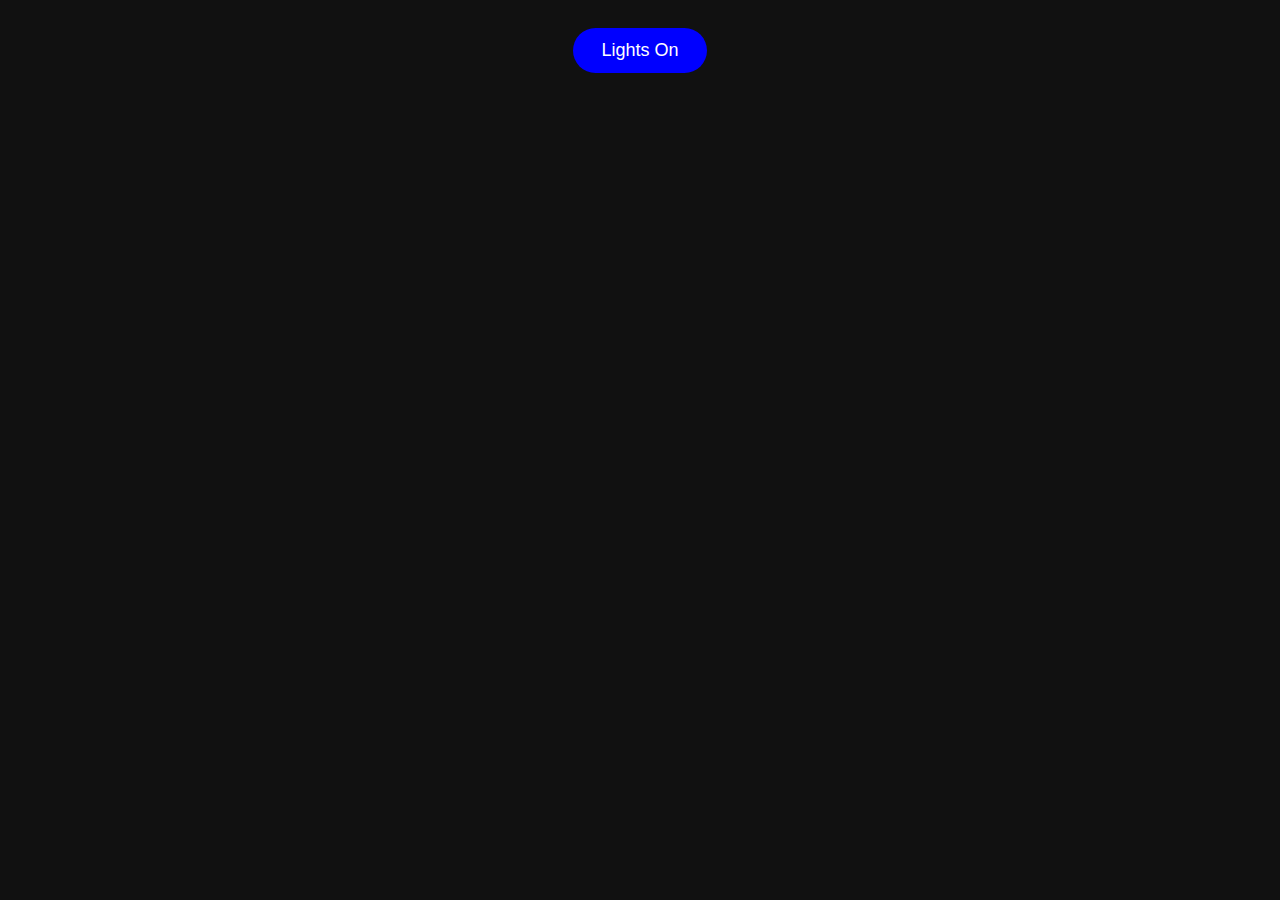
<file: second.html>
<!DOCTYPE html>
<html lang="en">
<head>
  <meta charset="UTF-8" />
  <title>Surprise Part 3 — Custom Cake</title>
  <meta name="viewport" content="width=device-width,initial-scale=1" />
  <link href="https://fonts.googleapis.com/css2?family=Poppins:wght@400;500;600&display=swap" rel="stylesheet">

 <style>
    :root{
      --bg-dark:#111;
      --bg-light-1:#fff7c0;
      --bg-light-2:#ffffff;
      --accent:#ff6b9a;
      --card-bg: linear-gradient(180deg,#fff,#fff5f7);
    }

    html,body{height:100%;margin:0;padding:0;box-sizing:border-box}
    *,*::before,*::after{box-sizing:inherit}

    body {
      text-align: center;
      font-family: "Arial", sans-serif;
      margin: 0;
      padding: 20px 10px 60px;
      overflow-x: hidden;
      background: var(--bg-dark);
      color: #fff;
    }

    #title {
      display: none;
      font-size: 34px;
      margin: 8px 0 14px;
      letter-spacing: 1px;
      color: #ffdde1;
      text-shadow: 0 6px 20px rgba(255, 120, 150, 0.15);
    }

    #lightBtn {
      padding: 12px 28px;
      font-size: 18px;
      border: none;
      border-radius: 28px;
      cursor: pointer;
      background-color: blue;
      color: white;
      margin: 8px auto 18px;
    }

    /* Balloons animation */
    .balloon {
      position: absolute;
      bottom: -150px;
      width: 60px;
      height: 80px;
      background-color: red;
      border-radius: 50%;
      animation: float 8s infinite;
      opacity: 0.9;
      z-index: 8;
    }
    .balloon::after {
      content: "";
      position: absolute;
      bottom: -20px;
      left: 50%;
      width: 2px;
      height: 20px;
      background: #555;
      transform: translateX(-50%);
    }
    @keyframes float {
      0% { transform: translateY(0) scale(1); opacity: 1; }
      100% { transform: translateY(-110vh) scale(1.1); opacity: 0; }
    }

    /* Cake container */
    #cakeContainer {
      display: none;
      position: relative;
      margin: 24px auto;
      width: min(92vw, 420px);
      z-index: 3;
    }

    /* SVGs are responsive */
    #cakeSvg, #cakeCutSvg {
      width: 100%;
      height: auto;
      filter: drop-shadow(0 10px 25px rgba(0,0,0,0.35));
      display:block;
    }
    #cakeCutSvg { display: none; }

    /* Flame flicker + out */
    .flame { transform-origin: center; animation: flicker 0.18s infinite alternate; }
    @keyframes flicker { from { transform: scale(1); opacity: .95 } to { transform: scale(1.15); opacity: .7 } }
    .flame.out { animation: none; opacity: 0; }

    /* Smoke puffs when a candle is blown */
    .smoke { opacity: .8; animation: rise 1.2s ease-out forwards; }
    @keyframes rise {
      0% { transform: translateY(0) scale(.8); opacity: .9 }
      70%{ transform: translateY(-22px) scale(1); opacity: .5 }
      100%{ transform: translateY(-36px) scale(1.1); opacity: 0 }
    }

    /* Candle hide animation */
    .hide-candle { transform-origin: center; animation: shrinkOut 420ms ease forwards; }
    @keyframes shrinkOut { 0%{transform:scale(1);opacity:1} 100%{transform:scale(.2) translateY(14px);opacity:0} }

    /* Cake cutting shake */
    .cut { animation: cutCake 550ms ease-in-out 1; }
    @keyframes cutCake {
      0% { transform: rotate(0deg) scale(1); }
      25% { transform: rotate(-1.3deg) scale(0.99); }
      50% { transform: rotate(1deg) scale(0.985); }
      100% { transform: rotate(0) scale(1); }
    }

    /* small responsive tweaks */
    @media (max-width:420px) {
      #title { font-size: 26px; }
      #lightBtn { font-size: 16px; padding: 10px 20px; }
    }

    /* OVERLAY PAGES */
    .overlay-page {
      position: fixed;
      inset: 0;
      display: none;
      align-items: center;
      justify-content: center;
      z-index: 40;
      background: radial-gradient(circle at 10% 10%, rgba(255,255,255,0.06), rgba(0,0,0,0.65));
      backdrop-filter: blur(4px);
      padding: 28px;
      overflow-y: auto;
    }

    /* MESSAGE PAGE (after cake cut) */
    #messagePage .message-card {
      width: min(920px, 96vw);
      max-height: 86vh;
      overflow: auto;
      border-radius: 18px;
      padding: 28px;
      box-shadow: 0 30px 80px rgba(0,0,0,0.45), 0 6px 20px rgba(0,0,0,0.25);
      background: linear-gradient(180deg, rgba(255,250,253,1), rgba(255,243,246,1));
      color: #111;
      text-align: left;
      border: 1px solid rgba(255, 200, 215, 0.6);
      position: relative;
      transform: translateY(12px);
      animation: cardIn 420ms cubic-bezier(.2,.9,.2,1);
    }
    @keyframes cardIn { from{transform:translateY(26px) scale(.98);opacity:0} to{transform:translateY(0) scale(1);opacity:1} }

    .message-header { display:flex; align-items:center; gap:14px; margin-bottom:14px; }
    .heart { width:54px; height:54px; border-radius:50%; display:flex; align-items:center; justify-content:center; font-size:28px; background: linear-gradient(135deg,#ff9ab8,#ff6b9a); color:#fff; box-shadow: 0 8px 24px rgba(255,107,154,0.28); }
    .message-title { font-size:20px; font-weight:700; margin:0; color:#c32a5e; }

    .message-content { font-size:15px; line-height:1.6; color:#222; white-space:pre-wrap; margin-top:10px; padding-right:8px; }

    .message-footer { margin-top:18px; display:flex; gap:10px; align-items:center; justify-content:flex-end; }
    .btn-ghost { padding:10px 16px; border-radius:10px; border:1px solid rgba(0,0,0,0.08); background:transparent; cursor:pointer; font-weight:600; }
    .btn-primary { padding:10px 16px; border-radius:10px; border:none; cursor:pointer; background:linear-gradient(90deg,#ff7aa3,#ff4f82); color:#fff; font-weight:700; }

    @media (max-width:520px){
      #messagePage .message-card { padding:18px; border-radius:12px; }
      .heart { width:46px; height:46px; font-size:24px; }
    }

    /* CARDS PAGE */
    #cardsPage .cards-wrap{
      width:min(1100px,96vw);
      margin:auto;
      display:flex;
      flex-direction:column;
      gap:16px;
      animation: cardIn 420ms cubic-bezier(.2,.9,.2,1);
    }
    .cards-head{
      display:flex; align-items:center; justify-content:space-between; gap:12px;
      color:#111; background:linear-gradient(180deg,#fff,#fff5f7); border:1px solid rgba(255,200,215,.6);
      border-radius:16px; padding:14px 16px; box-shadow:0 10px 30px rgba(0,0,0,.16);
    }
    .cards-title{font-size:18px;font-weight:800;color:#c32a5e;margin:0}
    .cards-actions{display:flex;gap:10px}
    .grid{
      display:grid; gap:14px;
      grid-template-columns: repeat(3, minmax(0,1fr));
    }
    @media (max-width:900px){ .grid{ grid-template-columns: repeat(2, minmax(0,1fr)); } }
    @media (max-width:560px){ .grid{ grid-template-columns: 1fr; } }

    .card{
      background:linear-gradient(180deg,#ffffff,#fff3f7);
      border:1px solid rgba(255,200,215,.7);
      border-radius:16px;
      padding:18px;
      text-align:left;
      color:#111;
      box-shadow:0 10px 30px rgba(0,0,0,.12);
      cursor:pointer;
      transition: transform .18s ease, box-shadow .18s ease;
      min-height:120px;
      display:flex; flex-direction:column; justify-content:space-between;
    }
    .card:hover{ transform: translateY(-4px); box-shadow:0 16px 40px rgba(0,0,0,.18); }
    .card h3{ margin:0 0 8px; font-size:18px; color:#c32a5e }
    .card p{ margin:0; font-size:14px; color:#333 }

    /* Modal for card details */
    .modal{
      position: fixed; inset:0; display:none; align-items:center; justify-content:center;
      background: rgba(0,0,0,.5); z-index:50; padding:20px;
    }
    .modal-card{
      width:min(720px,92vw); background:#fff; color:#111; border-radius:14px; padding:18px;
      border:1px solid #ffd6e4; box-shadow:0 20px 70px rgba(0,0,0,.35);
      max-height:80vh; overflow:auto;
      animation: cardIn .35s ease;
    }
    .modal-head{ display:flex; align-items:center; justify-content:space-between; gap:10px; margin-bottom:10px; }
    .modal-title{ font-weight:800; color:#c32a5e; margin:0 }
    .close-x{ background:transparent; border:none; font-size:22px; cursor:pointer }

    /* Modal Body Scroll */
    .modal-body {
      max-height: 60vh;   /* keeps popup from getting too tall */
      overflow-y: auto;   /* adds scroll if content is long */
      white-space: pre-line; /* keeps line breaks from JS string */
      padding-right: 8px; /* space for scrollbar */
    }

    /* Center and style card titles */
    .card h3 {
      text-align: center;
      font-weight: 800;
      font-size: 1.3rem;
      margin: 0 auto 10px;
      color: #c32a5e;
    }

    /* FIXED REASONS BUTTONS */
    .reasons-buttons {
      display: flex;
      flex-wrap: wrap;       
      gap: 12px;
      justify-content: center;
      margin-top: 15px;
    }

    .reasons-buttons button {
      flex: 0 1 auto;        /* allow wrapping */
      padding: 10px 16px;
      font-size: 1rem;
      font-weight: 600;
      border: none;
      border-radius: 8px;
      cursor: pointer;
      background: linear-gradient(135deg, #ff7eb3, #ff758c);
      color: white;
      transition: transform 0.2s, box-shadow 0.2s;
      white-space: nowrap;
    }

    .reasons-buttons button:hover {
      transform: translateY(-3px);
      box-shadow: 0 6px 12px rgba(0,0,0,0.2);
    }

    .reasons-buttons button:active {
      transform: scale(0.95);
    }

    .reason-popup {
      position: fixed;
      top: 0;
      left: 0;
      width: 100%;
      height: 100%;
      background: rgba(0,0,0,0.6);
      display: flex;
      justify-content: center;
      align-items: center;
      z-index: 2000;
    }

    .reason-content {
      background: #fff;
      padding: 20px;
      border-radius: 12px;
      text-align: center;
      max-width: 400px;
      position: relative;
    }

    .reason-content p {
      font-size: 18px;
      margin-bottom: 15px;
    }

    .close-reason {
      position: absolute;
      top: 10px;
      right: 14px;
      font-size: 1.4rem;
      font-weight: bold;
      color: #333;
      cursor: pointer;
      border: none;
      background: none;
    }

    @keyframes fadeInUp {
      from { opacity: 0; transform: translateY(30px); }
      to { opacity: 1; transform: translateY(0); }
    }
    .reason-content {
  background: #fff;
  padding: 20px;
  border-radius: 12px;
  text-align: center;
  max-width: 650px;   /* increased width so multiple buttons fit */
  width: 100%;
  position: relative;
}

.reasons-buttons {
  display: flex;
  flex-wrap: wrap;
  justify-content: center;
  gap: 12px;
  margin-top: 15px;
}

.reasons-buttons button {
  flex: 0 1 calc(33.333% - 12px); /* 3 buttons per row */
  min-width: 160px;
  padding: 10px 14px;
  font-size: 14px;
  font-weight: 600;
  border: none;
  border-radius: 8px;
  cursor: pointer;
  background: linear-gradient(135deg, #ff7eb3, #ff758c);
  color: white;
  transition: transform 0.2s, box-shadow 0.2s;
  white-space: normal; /* allow wrapping inside button */
}

.reasons-buttons button:hover {
  transform: translateY(-3px);
  box-shadow: 0 6px 12px rgba(0,0,0,0.2);
}
.wish-image {
  margin-top: 5px;
  text-align: center ;
}

.wish-image img {
 max-width: 400px;   /* set the max size */
  height: 350px;
  border-radius: 12px;
  display: block;
  margin: 20px auto;

}
.modal-body {
  font-family: 'lobster',  sans-serif; /* modern clean font */
  font-size: 16px;       
  font-weight: 500;     
  line-height: 1.8;      
  color: #333;          
  text-align: center;    
}
.modal-title {
  font-family: 'Poppins', sans-serif;
  font-weight: 600;
  font-size: 20px;
  color: #222;
}
.special-modal {
  display: none; /* hidden by default */
  position: fixed;
  top: 0;
  left: 0;
  width: 100%;
  height: 100%;
  background: #000; /* full black screen */
  color: #fff;
  z-index: 9999;
  justify-content: center;
  align-items: center;
  text-align: center;
  padding: 40px;
}

.special-content {
  max-width: 700px;
  font-family: 'Poppins', sans-serif; /* or Quicksand */
  font-size: 20px;
  font-weight: 500;
  line-height: 1.8;
}

.close-btn {
  margin-top: 1px;
  background: #fff;
  color: #000;
  border: none;
  padding: 10px 20px;
  font-weight: 600;
  border-radius: 8px;
  cursor: pointer;
  transition: 0.3s;
}
.close-btn:hover {
  background: #ff69b4;
  color: #fff;
}
/* mirror */
.mirror-frame {
  margin-bottom: 5px; /* spacing between mirror and message */
  margin-top: 0;
}

.mirror-frame img {
  width: 100%;
  max-width: 405px;
  display: block;
  margin: 0 auto;
}

.mirror-message {
  margin-top: 0;
  font-size: 16px;
  line-height: 1.5;
}
.grid {
  display: grid;
  gap: 14px;
  grid-template-columns: repeat(3, 1fr);
}

@media (max-width:900px) {
  .grid {
    grid-template-columns: repeat(2, 1fr);
  }
}

@media (max-width:560px) {
  .grid {
    grid-template-columns: 1fr;
  }
}

.card {
  min-height: 150px;   /* same size for all */
  display: flex;
  align-items: center;
  justify-content: center;
  text-align: center;
}



</style>

</head>
<body>
  <div id="title">🎉 Happy Birthday! 🎂</div>
  <button id="lightBtn">Lights On</button>

  <!-- Hidden audio element (optional, keep audio file in same folder) -->
  <audio id="birthdaySong" src="happy-birthday-357371.mp3"></audio>

  <div id="banner">
    <div id="cakeContainer">
      <!-- Uncut cake SVG -->
      <svg id="cakeSvg" viewBox="0 0 360 260" xmlns="http://www.w3.org/2000/svg" role="img" aria-label="Birthday cake with candles">
        <ellipse cx="180" cy="230" rx="120" ry="15" fill="#e8e8e8"/>
        <rect x="60" y="120" width="240" height="80" rx="15" fill="#ffd1dc"/>
        <rect x="70" y="110" width="220" height="30" rx="12" fill="#fff4f4"/>
        <path d="M70 130
                 C85 145,95 135,105 130
                 C115 150,130 140,140 130
                 C150 152,165 138,175 130
                 C185 147,200 138,210 130
                 C220 150,235 138,245 130
                 C255 148,270 140,290 130
                 L290 140 L70 140 Z" fill="#ffe6ee"/>
        <rect x="50" y="200" width="260" height="12" rx="6" fill="#f4f4f4" stroke="#dddddd"/>

        <!-- Candle groups (each is a <g> with data-id) -->
        <g class="candle" data-id="1" transform="translate(135,85)" style="cursor:pointer">
          <rect class="stick" x="0" y="20" width="14" height="45" rx="3" fill="#ffc48c" />
          <rect x="6" y="12" width="2" height="10" fill="#222"/>
          <ellipse class="flame" cx="7" cy="8" rx="6" ry="9" fill="url(#flameGrad)"/>
        </g>

        <g class="candle" data-id="2" transform="translate(173,82)" style="cursor:pointer">
          <rect class="stick" x="0" y="20" width="14" height="48" rx="3" fill="#a8e6cf" />
          <rect x="6" y="12" width="2" height="10" fill="#222"/>
          <ellipse class="flame" cx="7" cy="8" rx="6" ry="9" fill="url(#flameGrad)"/>
        </g>

        <g class="candle" data-id="3" transform="translate(211,87)" style="cursor:pointer">
          <rect class="stick" x="0" y="20" width="14" height="43" rx="3" fill="#ffd3b6" />
          <rect x="6" y="12" width="2" height="10" fill="#222"/>
          <ellipse class="flame" cx="7" cy="8" rx="6" ry="9" fill="url(#flameGrad)"/>
        </g>

        <!-- small confetti -->
        <circle cx="95" cy="115" r="2.2" fill="#ff8b94"/>
        <circle cx="120" cy="118" r="2.2" fill="#a8e6cf"/>
        <circle cx="240" cy="116" r="2.2" fill="#ffd3b6"/>
        <circle cx="265" cy="119" r="2.2" fill="#ff8b94"/>

        <defs>
          <radialGradient id="flameGrad" cx="50%" cy="50%" r="60%">
            <stop offset="0%" stop-color="yellow"/>
            <stop offset="70%" stop-color="orange"/>
            <stop offset="100%" stop-color="rgba(255,165,0,0)"/>
          </radialGradient>
          <radialGradient id="smokeGrad" cx="50%" cy="50%" r="60%">
            <stop offset="0%" stop-color="rgba(200,200,200,0.9)"/>
            <stop offset="100%" stop-color="rgba(200,200,200,0)"/>
          </radialGradient>
        </defs>
      </svg>

      <!-- Cut cake SVG (shown after cutting) -->
      <svg id="cakeCutSvg" viewBox="0 0 360 260" xmlns="http://www.w3.org/2000/svg" role="img" aria-label="Cake after cutting, slice removed">
        <ellipse cx="180" cy="230" rx="120" ry="15" fill="#e8e8e8"/>
        <rect x="60" y="120" width="240" height="80" rx="15" fill="#ffd1dc"/>
        <rect x="70" y="110" width="220" height="30" rx="12" fill="#fff4f4"/>
        <path d="M70 130
                 C85 145,95 135,105 130
                 C115 150,130 140,140 130
                 C150 152,165 138,175 130
                 C185 147,200 138,210 130
                 C220 150,235 138,245 130
                 C255 148,270 140,290 130
                 L290 140 L70 140 Z" fill="#ffe6ee"/>
        <rect x="50" y="200" width="260" height="12" rx="6" fill="#f4f4f4" stroke="#dddddd"/>

        <!-- slice removed appearance: draw slice aside -->
        <g transform="translate(300,175) rotate(-8)">
          <path d="M0 0 L26 18 L26 36 L0 18 Z" fill="#ffd1dc" stroke="#eaa9b7"/>
          <rect x="2" y="-8" width="22" height="12" rx="4" fill="#fff4f4"/>
        </g>

        <!-- fallen little candle remnants -->
        <rect x="115" y="202" width="16" height="6" rx="3" fill="#ffc48c"/>
        <rect x="210" y="202" width="16" height="6" rx="3" fill="#a8e6cf"/>
      </svg>
    </div>
  </div>

  <!-- MESSAGE PAGE -->
  <div id="messagePage" class="overlay-page" aria-hidden="true">
    <div class="message-card" role="dialog" aria-modal="true" aria-labelledby="msgTitle">
      <div class="message-header">
        <div class="heart">❤</div>
        <div>
          <div id="msgTitle" class="message-title">Happy Birthday, my precious human ❤</div>
          <small style="color:#6b2c48">Today the stars are celebrating you</small>
        </div>
      </div>

      <div class="message-content" id="messageText">


The world got brighter— because you were born✨ You turn ordinary moments into magic🔮, love deeply, laugh loudly, and make everyone feel seen 💝

You’re more than a friend — you’re my calm, my safe space, my home in human form🏡. You’ve carried so much, yet you still give with your whole soul😇
I hope today reminds you how deeply loved you are — not for what you do, but for who you are. You’re magic✨ You are worthy, You are loved. And no matter where life takes us, I’ll always be one call away 💖
No matter how old you get , you'll always be my favourite person to celebrate.🫶🏻

May this year bring you peace, lasting joy, and love that feels like home. You deserve the world 🌎
Blow out the candles, make a wish, and believe with your whole heart — because I already believe in you more than words can say 🤗
Thank you for being my person , my safe space, my everyday kind of magic🪄 

I love you with my whole heart🫀 
Once again Happy Birthday, my home in human form🏠🫂💝
      </div>

      <div class="message-footer">
        <button id="closeMsg" class="btn-ghost" aria-label="Close message"></button>
        <button id="nextPageBtn" class="btn-primary" aria-label="Next page with cards">Next →</button>
       
      </div>
    </div>
  </div>

  <!-- CARDS PAGE (NEW) -->
  <div id="cardsPage" class="overlay-page" aria-hidden="true">
    <div class="cards-wrap" role="dialog" aria-modal="true" aria-labelledby="cardsTitle">
      <div class="cards-head">
        <h2 id="cardsTitle" class="cards-title">For You — with all my love 💖</h2>
        <div class="cards-actions">
          <button id="backToMsg" class="btn-ghost">← Back</button>
          <button id="replayFromCards" class="btn-primary">Replay Surprise</button>
        </div>
      </div>

      <div class="grid" id="cardsGrid">
  <div class="card" data-card="wish">
    <h3>Make a wish 💫</h3>
  </div>

  <div class="card" data-card="reasons" onclick="location.href='reasons.html'">
    <h3>100 reasons why I love you ❤</h3>
  </div>

  <div class="card" data-card="moods" onclick="location.href='moods.html'">
    <h3>For All Your Moods 🌙</h3>
  </div>

  <div class="card" data-card="reminders">
    <h3>Reminders💌</h3>
  </div>

  <div class="card" data-card="special">
    <h3>Look who’s special 🪞</h3>
  </div>

  <div class="card" data-card="letter" onclick="location.href='memories.html'">
    <h3>Memories📷</h3>
  </div>
</div>


 <!-- Make a Wish Modal -->
<div id="wishModal" class="modal">
  <div class="modal-card">
    <div class="modal-head">
      <h2 class="modal-title">🌟 Make a Wish</h2>
      <button class="close-x" id="closeWish">&times;</button>
    </div>
    <div class="modal-body">
      Close your eyes for a moment.
      Take a deep breath.
      Feel the stillness around you.
      Now… make a wish.
      Wish for something wild, or something soft.
      Wish for healing. For peace. For someone to stay.
      Wish for dreams you haven’t dared to say out loud.
      Wish for a version of you that feels light, free, and full of joy.
      And when you’re done…
      Let it go into the universe — like a whispered prayer.
      Because even if you don’t believe in magic,
      I believe in you.
      And sometimes, that’s enough to make wishes come true.
      So make your wish.
      And know — someone, somewhere (me) is wishing for your happiness too.
      I’m wishing for your days to be light, your nights to be kind, and your dreams to find their way to you — slowly, gently and beautifully.💟

<!-- Image at the bottom -->
      <div class="wish-image">
        <img src="make a wish.jpg" alt="Make a Wish" />
      </div>

    </div>
  </div>
</div>

<!-- Reminders Modal -->
<div id="reminderModal" class="modal">
  <div class="modal-card">
    <div class="modal-head">
      <h2 class="modal-title">💌 Reminders</h2>
      <button class="close-x" id="closeReminder">&times;</button>
    </div>
    <div class="modal-body">
      • You are amazing and I love you so so so much 🫶🏻
      • The world is beautiful because you are in it 🌎 
      • You're worthy of love and happiness 😊 
      • You are so important to me, and you matter so much in this world 🫰🏻
      • I'm so proud of you, I'm your number one supporter 🫡
      • You're so strong. Keep doing your best way 🤞
      • You can always tell me about your problems, I'll always be here for you 🫂
      • No matter what, you deserve love, happiness, success, and more! 📈
      • I care about you ✨
      • You are loved today, tomorrow and forever 💝
      • I love you 🫶🏻
    </div>
  </div>
</div>
<!-- Special Black Screen Modal -->
<div id="specialModal" class="special-modal">
  <div class="special-content">

    <!-- Mirror frame image first -->
    <div class="mirror-frame">
      <img src="photos/mirror.jpg" alt="Mirror Frame">
    </div>

    <!-- Message moved below -->
    <p class="mirror-message">
      May this mirror always remind you how amazing you are. 
      The real magic is not in the mirror, it’s in the boy it reflects. 
      Look into this and remember — you're someone’s entire world. 🪞🧿
    </p>

    <button id="closeSpecial" class="close-btn">Close ✖</button>
  </div>
</div>



  <script>
    const body = document.body;
    const btn = document.getElementById("lightBtn");
    const song = document.getElementById("birthdaySong");
    const banner = document.getElementById("banner");
    const cakeContainer = document.getElementById("cakeContainer");
    const cakeSvg = document.getElementById("cakeSvg");
    const cakeCutSvg = document.getElementById("cakeCutSvg");
    const title = document.getElementById("title");

    const messagePage = document.getElementById("messagePage");
    const closeMsgBtn = document.getElementById("closeMsg");
    // const replayBtn = document.getElementById("replayBtn");
    const nextPageBtn = document.getElementById("nextPageBtn");

    const cardsPage = document.getElementById("cardsPage");
    const backToMsg = document.getElementById("backToMsg");
    const replayFromCards = document.getElementById("replayFromCards");

    const cardModal = document.getElementById("cardModal");
    const closeModal = document.getElementById("closeModal");
    const modalTitle = document.getElementById("modalTitle");
    const modalBody  = document.getElementById("modalBody");

    let step = 0;
    let blownCandles = 0;
    let balloonIntervalId = null;

    function createBalloon() {
      const balloon = document.createElement("div");
      balloon.classList.add("balloon");
      const colors = ["#ff6b6b", "#4d96ff", "#6be09b", "#ffd166", "#c084fc", "#ff9bd6", "#ffb86b"];
      balloon.style.backgroundColor = colors[Math.floor(Math.random() * colors.length)];
      balloon.style.left = Math.random() * (window.innerWidth - 80) + "px";
      balloon.style.animationDuration = 5 + Math.random() * 5 + "s";
      body.appendChild(balloon);
      setTimeout(() => { try { balloon.remove(); } catch(e){} }, 10000);
    }

    // Setup click behavior for candles
    function setupCandleClicks() {
      const candles = cakeSvg.querySelectorAll(".candle");
      candles.forEach(candle => {
        candle.style.pointerEvents = "auto";
        candle.addEventListener("click", function handleClick() {
          if (candle.dataset.removed === "1") return;
          candle.dataset.removed = "1";

          const flame = candle.querySelector(".flame");
          if (flame && !flame.classList.contains("out")) flame.classList.add("out");

          // smoke
          [{cx:9,cy:6,r:4},{cx:14,cy:2,r:3}].forEach(p=>{
            const c = document.createElementNS("http://www.w3.org/2000/svg","circle");
            c.setAttribute("cx", p.cx); c.setAttribute("cy", p.cy); c.setAttribute("r", p.r);
            c.setAttribute("fill", "url(#smokeGrad)"); c.setAttribute("class", "smoke");
            candle.appendChild(c); setTimeout(()=>{ try{ c.remove(); }catch(e){} },1200);
          });

          candle.classList.add("hide-candle");
          setTimeout(()=>{ try{ candle.remove(); }catch(e){} },420);

          blownCandles++;
          if (blownCandles >= 3) {
            setTimeout(() => {
              btn.textContent = "Let's Cut the Cake 🎂";
              btn.disabled = false;
              step = 4;
            }, 480);
          }
        }, { once: true });
      });
    }

    // Button stage flow
    btn.disabled = false;

    btn.addEventListener("click", () => {
      if (step === 0) {
        body.style.background = "linear-gradient(to top right, var(--bg-light-1), var(--bg-light-2))";
        body.style.color = "black";
        btn.textContent = "Play Music!";
        btn.style.backgroundColor = "hotpink";
        step = 1;
      } else if (step === 1) {
        song.play().catch(()=>{});
        btn.textContent = "Decorate 🎊";
        step = 2;
      } else if (step === 2) {
        body.style.background = "#ffffff";
        banner.style.display = "block";
        cakeContainer.style.display = "block";
        title.style.display = "block";
        if (!balloonIntervalId) balloonIntervalId = setInterval(createBalloon, 800);
        btn.textContent = "Blow the Candles 🕯️";
        btn.disabled = true;

     

        step = 3;
        setupCandleClicks();
      } else if (step === 4) {
        cakeSvg.classList.add("cut");
        setTimeout(() => {
          cakeSvg.style.display = "none";
          cakeCutSvg.style.display = "block";
          btn.textContent = "🎉 Cake Cut!";
          btn.disabled = true;

         // stop music after cake cut
    song.pause();
    song.currentTime = 0;

          if (balloonIntervalId) { clearInterval(balloonIntervalId); balloonIntervalId = null; }

          setTimeout(() => {
            banner.style.filter = "blur(6px) saturate(0.98) contrast(0.98) brightness(1.02)";
            banner.style.pointerEvents = "none";
            messagePage.style.display = "flex";
            messagePage.setAttribute("aria-hidden", "false");
            messagePage.scrollTop = 0;
          }, 650);

        }, 560);
      }
    });

    // Message page buttons
    closeMsgBtn.addEventListener("click", () => {
      messagePage.style.display = "none";
      banner.style.filter = "";
      banner.style.pointerEvents = "";
      messagePage.setAttribute("aria-hidden", "true");
    });

    nextPageBtn.addEventListener("click", () => {
      // open cards page
      messagePage.style.display = "none";
      messagePage.setAttribute("aria-hidden","true");
      cardsPage.style.display = "flex";
      cardsPage.setAttribute("aria-hidden","false");
    });

    // replayBtn.addEventListener("click", () => location.reload());

    // Cards page actions
   backToMsg.addEventListener("click", () => {
  cardsPage.style.display = "none";
  cardsPage.setAttribute("aria-hidden","true");
  messagePage.style.display = "flex";
  messagePage.setAttribute("aria-hidden","false");

  // if we arrived here via second.html#cardsPage, remove the hash so Back behaves normally
  if (location.hash === '#cardsPage') {
    history.replaceState(null, '', location.pathname + location.search);
  }
});

    replayFromCards.addEventListener("click", () => location.reload());

// --- open cards overlay if URL has #cardsPage (deep link) ---
function openCardsFromHash() {
  if (!cardsPage) return;
  cardsPage.style.display = "flex";
  cardsPage.setAttribute("aria-hidden", "false");
  // optional: reset scroll and focus inside overlay
  cardsPage.scrollTop = 0;
  const head = cardsPage.querySelector('.cards-head');
  if (head && typeof head.focus === 'function') head.focus();
}

// run once on load (script likely at bottom, but this is safe)
if (location.hash === '#cardsPage') openCardsFromHash();

// also handle changes to the hash while page is open
window.addEventListener('hashchange', () => {
  if (location.hash === '#cardsPage') openCardsFromHash();
});



    // Accessibility niceties
    btn.addEventListener("keyup", (e) => { if (e.key === "Enter" || e.key === " ") btn.click(); });

    // Enable the button in step 3 after cake appears
    const observer = new MutationObserver(() => {
      if (getComputedStyle(cakeContainer).display !== "none" && step === 3) {
        setTimeout(() => { btn.disabled = false; }, 500);
      }
    });
    observer.observe(cakeContainer, { attributes: true, attributeFilter: ['style'] });


// Wish card modal logic
const wishCard = document.querySelector('[data-card="wish"]');
const wishModal = document.getElementById("wishModal");
const closeWish = document.getElementById("closeWish");

wishCard.addEventListener("click", () => {
  wishModal.style.display = "flex";
});

closeWish.addEventListener("click", () => {
  wishModal.style.display = "none";
});

// close if clicked outside modal
window.addEventListener("click", (e) => {
  if (e.target === wishModal) {
    wishModal.style.display = "none";
  }
});
  

// ===== Reminders Modal =====
const reminderCard = document.querySelector('.card[data-card="reminders"]');
const reminderModal = document.getElementById("reminderModal");
const closeReminder = document.getElementById("closeReminder");

reminderCard.addEventListener("click", () => {
  reminderModal.style.display = "flex";   // open
});

closeReminder.addEventListener("click", () => {
  reminderModal.style.display = "none";   // close
});

window.addEventListener("click", (e) => {
  if (e.target === reminderModal) {
    reminderModal.style.display = "none"; // click outside closes
  }
});
// ===== Special Card Modal =====
const specialCard = document.querySelector('.card[data-card="special"]');
const specialModal = document.getElementById("specialModal");
const closeSpecial = document.getElementById("closeSpecial");

specialCard.addEventListener("click", () => {
  specialModal.style.display = "flex"; // show black screen
});

closeSpecial.addEventListener("click", () => {
  specialModal.style.display = "none"; // close when button clicked
});

window.addEventListener("click", (e) => {
  if (e.target === specialModal) {
    specialModal.style.display = "none"; // click outside to close
  }
});




  </script>
 



</body>
</html>
</file>
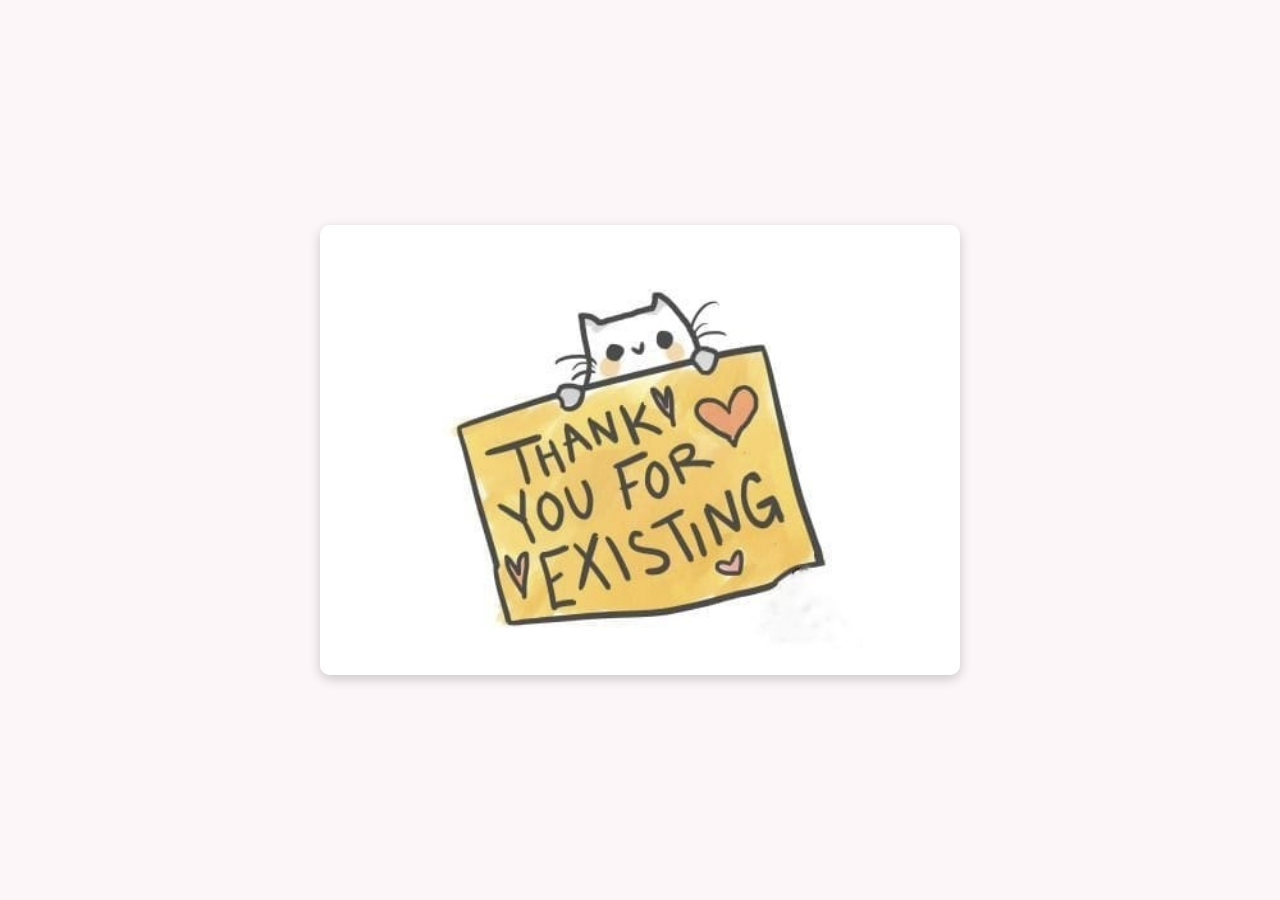
<file: thankyou.html>
<!DOCTYPE html>
<html lang="en">
<head>
  <meta charset="UTF-8">
  <title>Thank You</title>
  <style>
    body {
      margin: 0;
      height: 100vh;
      display: flex;
      justify-content: center;
      align-items: center;
      background: #fdf6f9;
      font-family: Arial, sans-serif;
    }
    img {
      max-width: 50%;
      max-height: 50%;
      height: auto;
      border-radius: 10px;
      box-shadow: 0 4px 12px rgba(0,0,0,0.2);
    }
    /* Mobile view: make image bigger */
    @media (max-width: 768px) {
      img {
        width: 95%;     /* increase size in mobile */
        max-height: 95vh;
      }
    }
  /* On very wide desktop screens, keep some margin */
    @media (min-width: 1024px) {
      img {
        width: 90vw;
        height: 90vh;
      }
    }
  </style>
</head>
<body>
  <img src="photos/Thankyou.jpg" alt="Thank You For Existing">
</body>
</html>
</file>
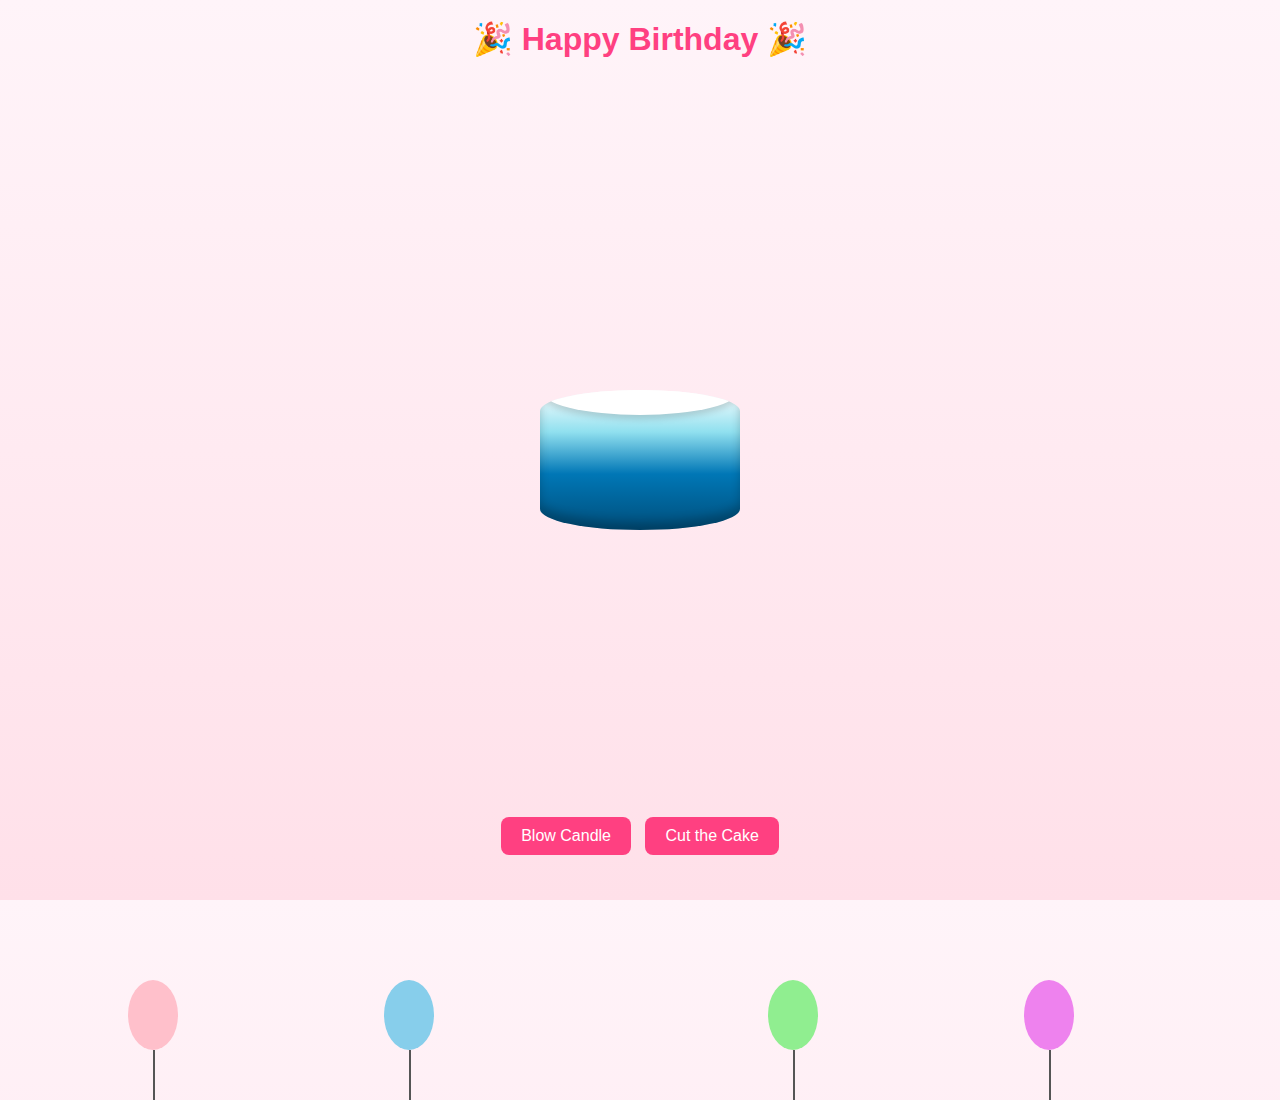
<file: Birthdaycard/ttttt.html>
<!DOCTYPE html>
<html lang="en">
<head>
  <meta charset="UTF-8">
  <title>Happy Birthday 🎂</title>
  <style>
    body {
      margin: 0;
      height: 100vh;
      display: flex;
      align-items: center;
      justify-content: center;
      background: linear-gradient(to top, #ffe0e9, #fff4f9);
      overflow: hidden;
      font-family: Arial, sans-serif;
    }

    /* Banner */
    .banner {
      position: absolute;
      top: 20px;
      width: 100%;
      text-align: center;
      font-size: 2rem;
      font-weight: bold;
      color: #ff4081;
    }

    /* Balloons */
    .balloon {
      position: absolute;
      bottom: -150px;
      width: 50px;
      height: 70px;
      border-radius: 50%;
      animation: float 6s infinite;
    }
    .balloon::after {
      content: '';
      position: absolute;
      width: 2px;
      height: 50px;
      background: #555;
      top: 70px;
      left: 50%;
    }
    @keyframes float {
      0% { transform: translateY(0) translateX(0); opacity: 1; }
      100% { transform: translateY(-120vh) translateX(40px); opacity: 0; }
    }

    /* Cake container */
    .cake-wrapper {
      position: relative;
      width: 220px;
      height: 160px;
      display: flex;
      justify-content: center;
      align-items: flex-end;
    }

    /* Cake base */
    .cake {
      position: relative;
      width: 200px;
      height: 140px;
      background: linear-gradient(to top, #004f7c 0%, #0077b6 40%, #90e0ef 70%, #fff 100%);
      border-radius: 50% / 15%;
      box-shadow: inset 0 -8px 10px rgba(0,0,0,0.2);
      overflow: hidden;
    }

    /* Cake top */
    .cake::before {
      content: "";
      position: absolute;
      top: -25px;
      left: 0;
      width: 200px;
      height: 50px;
      background: #fff;
      border-radius: 50%;
      box-shadow: 0 4px 6px rgba(0,0,0,0.15);
    }

    /* Candle */
    .candle {
      position: absolute;
      top: -70px;
      left: 50%;
      transform: translateX(-50%);
      width: 20px;
      height: 60px;
      background: #87ceeb;
      border-radius: 5px;
      cursor: pointer;
    }

    .flame {
      position: absolute;
      top: -25px;
      left: 50%;
      width: 20px;
      height: 30px;
      background: radial-gradient(circle, yellow 40%, orange 60%, transparent 70%);
      border-radius: 50%;
      transform: translateX(-50%);
      animation: flicker 0.3s infinite alternate;
    }

    @keyframes flicker {
      from { transform: translateX(-50%) scale(1); opacity: 1; }
      to { transform: translateX(-50%) scale(1.1); opacity: 0.8; }
    }

    /* Slice (hidden initially) */
    .slice {
      display: none;
      position: absolute;
      width: 100px;
      height: 140px;
      background: linear-gradient(to top, #004f7c 0%, #0077b6 40%, #90e0ef 70%, #fff 100%);
      border-radius: 0 0 50% 50% / 0 0 15% 15%;
      box-shadow: inset 0 -8px 10px rgba(0,0,0,0.2);
      top: 20px;
      left: 55%;
    }

    .buttons {
      position: absolute;
      bottom: 40px;
      text-align: center;
    }

    button {
      margin: 5px;
      padding: 10px 20px;
      font-size: 16px;
      border: none;
      border-radius: 8px;
      cursor: pointer;
      background: #ff4081;
      color: #fff;
    }
  </style>
</head>
<body>
  <div class="banner">🎉 Happy Birthday 🎉</div>

  <!-- Balloons -->
  <div class="balloon" style="left:10%; background: pink; animation-delay:0s;"></div>
  <div class="balloon" style="left:30%; background: skyblue; animation-delay:2s;"></div>
  <div class="balloon" style="left:60%; background: lightgreen; animation-delay:4s;"></div>
  <div class="balloon" style="left:80%; background: violet; animation-delay:1s;"></div>

  <!-- Cake -->
  <div class="cake-wrapper">
    <div class="cake" id="cake">
      <div class="candle" id="candle">
        <div class="flame" id="flame"></div>
      </div>
    </div>
    <!-- Cake Slice -->
    <div class="slice" id="slice"></div>
  </div>

  <!-- Buttons -->
  <div class="buttons">
    <button onclick="blowCandle()">Blow Candle</button>
    <button onclick="cutCake()">Cut the Cake</button>
  </div>

  <script>
    function blowCandle() {
      document.getElementById("flame").style.display = "none";
    }

    function cutCake() {
      document.getElementById("slice").style.display = "block";
      document.getElementById("slice").style.animation = "sliceMove 1s forwards";
    }

    // Cake slice animation
    const style = document.createElement('style');
    style.innerHTML = `
      @keyframes sliceMove {
        from { transform: translateX(0); opacity:1; }
        to { transform: translateX(150px); opacity:1; }
      }
    `;
    document.head.appendChild(style);
  </script>
</body>
</html>
</file>
<file: style.css>
body {
  margin: 0;
  height: 100vh;
  display: flex;
  justify-content: center;
  align-items: center;
  background: #ffe6f2;
  font-family: Arial, sans-serif;
  overflow: hidden;
}

#messageCard {
  padding: 20px;
  background: white;
  border-radius: 12px;
  box-shadow: 0 4px 20px rgba(0,0,0,0.2);
  text-align: center;
  max-width: 300px;
  cursor: pointer;
  z-index: 2;
}




/* Black screen for surprise */
.black-screen {
  background: black;
  color: white;
  height: 100vh;
  display: flex;
  justify-content: center;
  align-items: center;
  transition: background 2s ease;
}

/* Pill-shaped Lights On button */
#lightBtn {
   position: absolute;
  top: 100px;        /* adjust distance from top */
  left: 45%;
  padding: 15px 60px;
  font-size: 20px;
  border: none;
  border-radius: 999px;  /* makes it pill shaped */
  background: #007bff;   /* blue color */
  color: white;
  cursor: pointer;
  transition: transform 0.2s, background 0.3s;
}

#lightBtn:hover {
  transform: scale(1.05);
  background: #0056b3;
}
</file>
